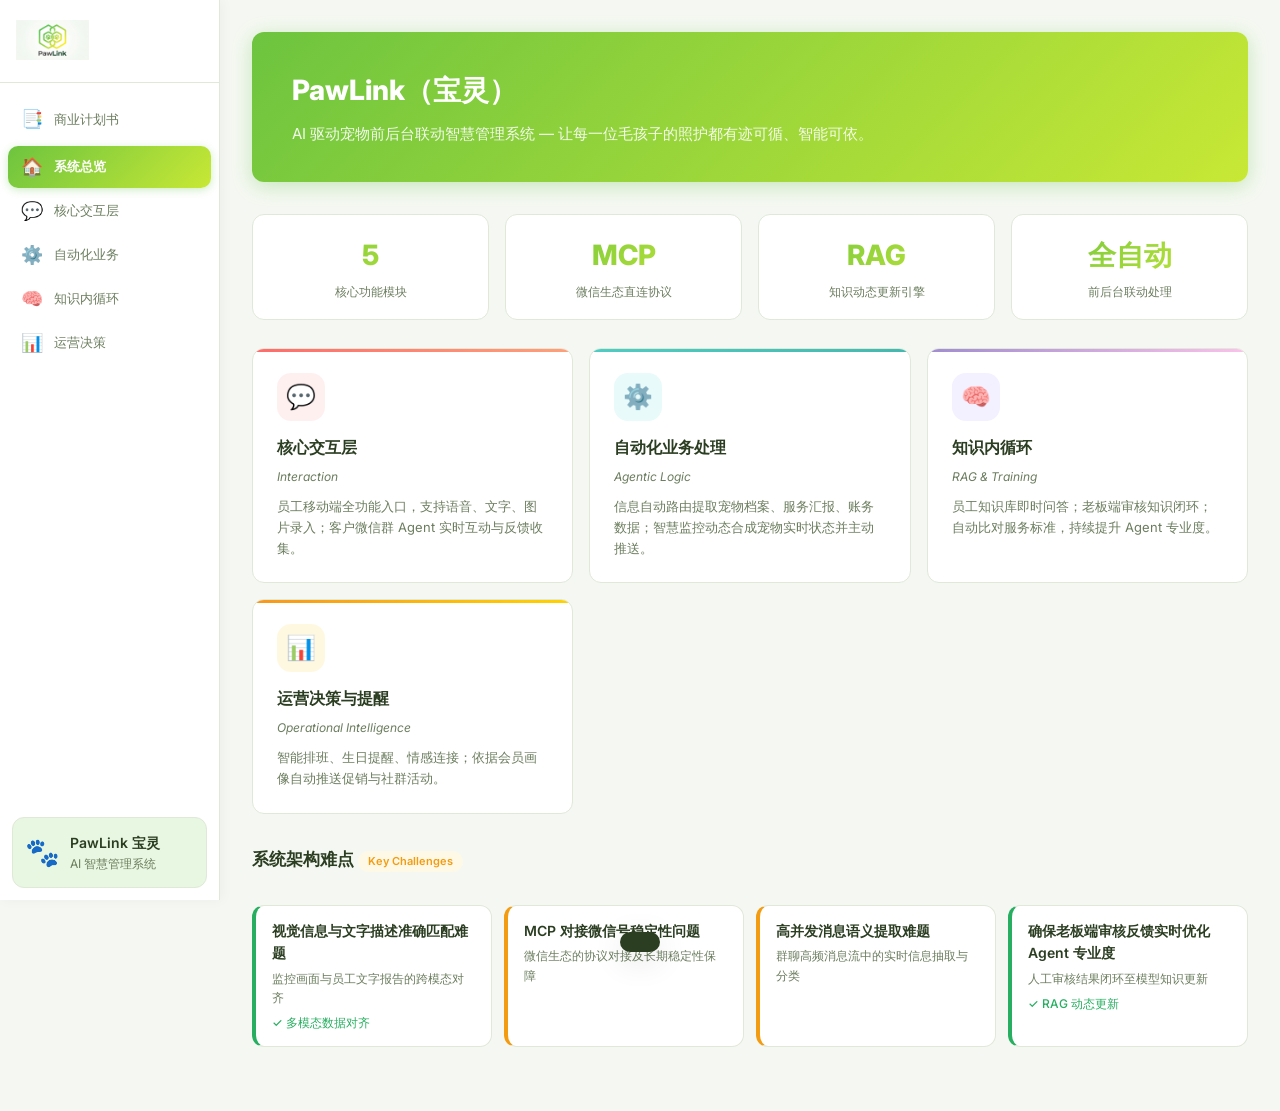
<file: index.html>
<!DOCTYPE html>
<html lang="zh-CN">
<head>
  <meta charset="UTF-8" />
  <meta name="viewport" content="width=device-width, initial-scale=1.0" />
  <title>PawLink · 宝灵 AI 智慧管理系统</title>
  <link rel="stylesheet" href="css/style.css" />
  <style>
    /* ===== Module-specific overrides ===== */
    .module-hero {
      background: var(--primary-gradient);
      border-radius: var(--radius);
      padding: 36px 40px;
      color: #fff;
      margin-bottom: 32px;
      box-shadow: 0 4px 20px rgba(91,191,58,0.3);
    }
    .module-hero h1 { font-size: 28px; font-weight: 800; margin-bottom: 8px; }
    .module-hero p { font-size: 15px; opacity: 0.9; max-width: 600px; line-height: 1.7; }

    .overview-grid {
      display: grid;
      grid-template-columns: repeat(auto-fill, minmax(280px, 1fr));
      gap: 16px;
      margin-bottom: 32px;
    }

    .module-card {
      background: var(--surface);
      border: 1px solid var(--border);
      border-radius: var(--radius);
      padding: 24px;
      transition: all 0.2s ease;
      cursor: pointer;
      position: relative;
      overflow: hidden;
    }
    .module-card::before {
      content: '';
      position: absolute;
      top: 0; left: 0; right: 0;
      height: 3px;
      transition: opacity 0.2s;
    }
    .module-card.coral::before { background: linear-gradient(90deg, #ff6b6b, #ffa07a); }
    .module-card.teal::before  { background: linear-gradient(90deg, #4ecdc4, #44b8b0); }
    .module-card.purple::before{ background: linear-gradient(90deg, #a18cd1, #fbc2eb); }
    .module-card.orange::before{ background: linear-gradient(90deg, #f7971e, #ffd200); }
    .module-card.green::before { background: var(--primary-gradient); }
    .module-card:hover { box-shadow: var(--shadow-lg); transform: translateY(-2px); border-color: var(--primary); }
    .module-card:hover::before { opacity: 1; }

    .module-card-icon {
      width: 48px; height: 48px;
      border-radius: 14px;
      display: flex; align-items: center; justify-content: center;
      font-size: 24px;
      margin-bottom: 14px;
    }
    .icon-coral   { background: #fff0f0; }
    .icon-teal    { background: #e8faf9; }
    .icon-purple  { background: #f3f0ff; }
    .icon-orange  { background: #fff8e1; }
    .icon-green   { background: var(--primary-light); }

    .module-card-title { font-size: 16px; font-weight: 700; margin-bottom: 6px; }
    .module-card-sub { font-size: 12px; color: var(--text-secondary); margin-bottom: 10px; font-style: italic; }
    .module-card-desc { font-size: 13px; color: var(--text-secondary); line-height: 1.6; }
    .module-card-arrow {
      position: absolute; bottom: 20px; right: 20px;
      color: var(--primary); font-size: 16px; font-weight: bold;
      opacity: 0; transition: opacity 0.2s;
    }
    .module-card:hover .module-card-arrow { opacity: 1; }

    /* Challenges badge */
    .challenge-grid {
      display: grid;
      grid-template-columns: repeat(auto-fill, minmax(240px, 1fr));
      gap: 12px;
    }
    .challenge-item {
      background: var(--surface);
      border: 1px solid var(--border);
      border-left: 4px solid var(--warning);
      border-radius: var(--radius);
      padding: 14px 16px;
    }
    .challenge-item.solved { border-left-color: var(--success); }
    .challenge-title { font-weight: 600; font-size: 14px; margin-bottom: 4px; }
    .challenge-solution {
      font-size: 12px;
      color: var(--success);
      font-weight: 500;
      margin-top: 6px;
      display: flex; align-items: center; gap: 4px;
    }
    .challenge-desc { font-size: 12px; color: var(--text-secondary); }

    /* Feature breakdown panels */
    .feature-panel {
      background: var(--surface);
      border: 1px solid var(--border);
      border-radius: var(--radius);
      overflow: hidden;
      margin-bottom: 16px;
    }
    .feature-panel-header {
      padding: 14px 20px;
      font-weight: 700;
      font-size: 15px;
      display: flex; align-items: center; gap: 10px;
      border-bottom: 1px solid var(--border);
      background: var(--bg);
    }
    .feature-panel-body { padding: 16px 20px; }

    .sub-feature {
      display: flex;
      flex-direction: column;
      gap: 8px;
      margin-bottom: 16px;
    }
    .sub-feature:last-child { margin-bottom: 0; }
    .sub-feature-title {
      font-weight: 600;
      font-size: 13px;
      color: var(--text);
      display: flex; align-items: center; gap: 6px;
    }
    .sub-feature-items {
      display: flex;
      flex-direction: column;
      gap: 4px;
      padding-left: 18px;
    }
    .sub-feature-item {
      font-size: 13px;
      color: var(--text-secondary);
      display: flex; align-items: flex-start; gap: 6px;
      line-height: 1.5;
    }
    .sub-feature-item::before {
      content: '·';
      color: var(--primary);
      font-weight: bold;
      flex-shrink: 0;
      margin-top: 1px;
    }

    .flow-arrow {
      display: inline-block;
      margin: 0 6px;
      color: var(--primary);
      font-weight: 600;
    }

    .tag-chip {
      display: inline-block;
      padding: 2px 10px;
      border-radius: 20px;
      font-size: 11px;
      font-weight: 600;
      background: var(--primary-light);
      color: var(--primary-dark);
    }
    .tag-chip.blue  { background: var(--info-light);    color: var(--info); }
    .tag-chip.warn  { background: var(--warning-light); color: var(--warning); }
    .tag-chip.red   { background: var(--danger-light);  color: var(--danger); }

    .two-col { display: grid; grid-template-columns: 1fr 1fr; gap: 16px; }
    @media (max-width: 900px) { .two-col { grid-template-columns: 1fr; } }

    .example-bubble {
      display: inline-block;
      background: var(--bg);
      border: 1px solid var(--border);
      border-radius: 12px;
      padding: 6px 12px;
      font-size: 12px;
      color: var(--text-secondary);
      margin-top: 4px;
      margin-right: 4px;
    }

    /* System overview stat row */
    .system-stats {
      display: flex; gap: 16px; flex-wrap: wrap; margin-bottom: 28px;
    }
    .system-stat {
      flex: 1; min-width: 120px;
      background: var(--surface);
      border: 1px solid var(--border);
      border-radius: var(--radius);
      padding: 18px 20px;
      text-align: center;
    }
    .system-stat-value {
      font-size: 28px; font-weight: 800;
      background: var(--primary-gradient);
      -webkit-background-clip: text;
      -webkit-text-fill-color: transparent;
      background-clip: text;
      display: block;
    }
    .system-stat-label { font-size: 12px; color: var(--text-secondary); margin-top: 4px; }
  </style>
</head>
<body>
  <!-- Sidebar -->
  <aside class="sidebar">
    <div class="sidebar-logo">
      <img src="images/logo.png" alt="PawLink" class="logo-img" />
    </div>
    <nav class="sidebar-nav">
      <a class="nav-item" href="pitch.html" style="text-decoration:none;">
        <span class="nav-icon">📑</span>
        <span class="nav-label">商业计划书</span>
      </a>
      <button class="nav-item active" data-tab="home" onclick="switchTab('home', this)">
        <span class="nav-icon">🏠</span>
        <span class="nav-label">系统总览</span>
      </button>
      <button class="nav-item" data-tab="interaction" onclick="switchTab('interaction', this)">
        <span class="nav-icon">💬</span>
        <span class="nav-label">核心交互层</span>
      </button>
      <button class="nav-item" data-tab="agentic" onclick="switchTab('agentic', this)">
        <span class="nav-icon">⚙️</span>
        <span class="nav-label">自动化业务</span>
      </button>
      <button class="nav-item" data-tab="rag" onclick="switchTab('rag', this)">
        <span class="nav-icon">🧠</span>
        <span class="nav-label">知识内循环</span>
      </button>
      <button class="nav-item" data-tab="operations" onclick="switchTab('operations', this)">
        <span class="nav-icon">📊</span>
        <span class="nav-label">运营决策</span>
      </button>
    </nav>
    <div class="sidebar-pet-card">
      <div class="pet-avatar">🐾</div>
      <div class="pet-info">
        <div class="pet-name">PawLink 宝灵</div>
        <div class="pet-meta">AI 智慧管理系统</div>
      </div>
    </div>
  </aside>

  <!-- Main Content -->
  <main class="main">

    <!-- ===== HOME TAB ===== -->
    <div class="tab-content active" id="tab-home">
      <div class="module-hero">
        <h1>PawLink（宝灵）</h1>
        <p>AI 驱动宠物前后台联动智慧管理系统 &mdash; 让每一位毛孩子的照护都有迹可循、智能可依。</p>
      </div>

      <div class="system-stats">
        <div class="system-stat">
          <span class="system-stat-value">5</span>
          <div class="system-stat-label">核心功能模块</div>
        </div>
        <div class="system-stat">
          <span class="system-stat-value">MCP</span>
          <div class="system-stat-label">微信生态直连协议</div>
        </div>
        <div class="system-stat">
          <span class="system-stat-value">RAG</span>
          <div class="system-stat-label">知识动态更新引擎</div>
        </div>
        <div class="system-stat">
          <span class="system-stat-value">全自动</span>
          <div class="system-stat-label">前后台联动处理</div>
        </div>
      </div>

      <div class="overview-grid">
        <div class="module-card coral" onclick="switchTab('interaction', null)">
          <div class="module-card-icon icon-coral">💬</div>
          <div class="module-card-title">核心交互层</div>
          <div class="module-card-sub">Interaction</div>
          <div class="module-card-desc">员工移动端全功能入口，支持语音、文字、图片录入；客户微信群 Agent 实时互动与反馈收集。</div>
          <div class="module-card-arrow">→</div>
        </div>
        <div class="module-card teal" onclick="switchTab('agentic', null)">
          <div class="module-card-icon icon-teal">⚙️</div>
          <div class="module-card-title">自动化业务处理</div>
          <div class="module-card-sub">Agentic Logic</div>
          <div class="module-card-desc">信息自动路由提取宠物档案、服务汇报、账务数据；智慧监控动态合成宠物实时状态并主动推送。</div>
          <div class="module-card-arrow">→</div>
        </div>
        <div class="module-card purple" onclick="switchTab('rag', null)">
          <div class="module-card-icon icon-purple">🧠</div>
          <div class="module-card-title">知识内循环</div>
          <div class="module-card-sub">RAG &amp; Training</div>
          <div class="module-card-desc">员工知识库即时问答；老板端审核知识闭环；自动比对服务标准，持续提升 Agent 专业度。</div>
          <div class="module-card-arrow">→</div>
        </div>
        <div class="module-card orange" onclick="switchTab('operations', null)">
          <div class="module-card-icon icon-orange">📊</div>
          <div class="module-card-title">运营决策与提醒</div>
          <div class="module-card-sub">Operational Intelligence</div>
          <div class="module-card-desc">智能排班、生日提醒、情感连接；依据会员画像自动推送促销与社群活动。</div>
          <div class="module-card-arrow">→</div>
        </div>
      </div>

      <!-- Key Challenges Section -->
      <div class="section">
        <div class="section-header">
          <h2>系统架构难点 <span class="tag-chip warn">Key Challenges</span></h2>
        </div>
        <div class="challenge-grid">
          <div class="challenge-item solved">
            <div class="challenge-title">视觉信息与文字描述准确匹配难题</div>
            <div class="challenge-desc">监控画面与员工文字报告的跨模态对齐</div>
            <div class="challenge-solution">✓ 多模态数据对齐</div>
          </div>
          <div class="challenge-item">
            <div class="challenge-title">MCP 对接微信号稳定性问题</div>
            <div class="challenge-desc">微信生态的协议对接及长期稳定性保障</div>
          </div>
          <div class="challenge-item">
            <div class="challenge-title">高并发消息语义提取难题</div>
            <div class="challenge-desc">群聊高频消息流中的实时信息抽取与分类</div>
          </div>
          <div class="challenge-item solved">
            <div class="challenge-title">确保老板端审核反馈实时优化 Agent 专业度</div>
            <div class="challenge-desc">人工审核结果闭环至模型知识更新</div>
            <div class="challenge-solution">✓ RAG 动态更新</div>
          </div>
        </div>
      </div>
    </div>

    <!-- ===== INTERACTION TAB ===== -->
    <div class="tab-content" id="tab-interaction">
      <div class="page-header">
        <h1>💬 核心交互层</h1>
        <p class="subtitle">Interaction &mdash; 员工端 · 任务看板 · 客户微信群</p>
      </div>

      <div class="two-col">
        <!-- 员工端 -->
        <div class="feature-panel">
          <div class="feature-panel-header">
            📱 员工端 <span class="tag-chip">Mobile APP</span>
          </div>
          <div class="feature-panel-body">
            <div class="sub-feature">
              <div class="sub-feature-title">全功能入口</div>
              <div class="sub-feature-items">
                <div class="sub-feature-item">支持语音录入</div>
                <div class="sub-feature-item">支持文字录入</div>
                <div class="sub-feature-item">支持图片录入</div>
              </div>
            </div>
            <div class="sub-feature">
              <div class="sub-feature-title">极简对话框</div>
              <div class="sub-feature-items">
                <div class="sub-feature-item">单一入口涵盖所有操作场景</div>
                <div class="sub-feature-item">口语化输入，无需填写表单</div>
              </div>
            </div>
          </div>
        </div>

        <!-- 任务看板 -->
        <div class="feature-panel">
          <div class="feature-panel-header">
            📋 任务看板
          </div>
          <div class="feature-panel-body">
            <div class="sub-feature">
              <div class="sub-feature-title">Agent 生成的每日工作排班</div>
              <div class="sub-feature-items">
                <div class="sub-feature-item">每日清晨自动下发当日工作清单</div>
                <div class="sub-feature-item">基于预约与排期智能生成任务</div>
                <div class="sub-feature-item">员工接收并执行，进度实时同步</div>
              </div>
            </div>
          </div>
        </div>

        <!-- 客户端 -->
        <div class="feature-panel" style="grid-column: 1 / -1;">
          <div class="feature-panel-header">
            💚 客户端 <span class="tag-chip blue">WeChat Groups</span>
          </div>
          <div class="feature-panel-body">
            <div class="two-col">
              <div class="sub-feature">
                <div class="sub-feature-title">Agent 微信助手</div>
                <div class="sub-feature-items">
                  <div class="sub-feature-item">通过 MCP 协议直连微信群</div>
                  <div class="sub-feature-item">模拟店员在群内发送宠物状态推送</div>
                  <div class="sub-feature-item">自然语言交互，无需人工介入</div>
                </div>
              </div>
              <div class="sub-feature">
                <div class="sub-feature-title">实时反馈</div>
                <div class="sub-feature-items">
                  <div class="sub-feature-item">自动收集群聊内客户需求</div>
                  <div class="sub-feature-item">需求回传至后台系统</div>
                  <div class="sub-feature-item">形成前后台需求闭环</div>
                </div>
              </div>
            </div>
          </div>
        </div>
      </div>
    </div>

    <!-- ===== AGENTIC TAB ===== -->
    <div class="tab-content" id="tab-agentic">
      <div class="page-header">
        <h1>⚙️ 自动化业务处理</h1>
        <p class="subtitle">Agentic Logic &mdash; 信息自动路由 · 寄养智慧监控</p>
      </div>

      <!-- 信息自动路由 -->
      <div class="section">
        <div class="section-header">
          <h2>信息自动路由 <span class="tag-chip">Auto-Routing</span></h2>
        </div>
        <div class="two-col">
          <div class="feature-panel">
            <div class="feature-panel-header">🐾 宠物信息录入</div>
            <div class="feature-panel-body">
              <div class="sub-feature-items">
                <div class="sub-feature-item">提取对话中的品种</div>
                <div class="sub-feature-item">提取年龄</div>
                <div class="sub-feature-item">提取疫苗史</div>
              </div>
            </div>
          </div>
          <div class="feature-panel">
            <div class="feature-panel-header">📝 服务汇报</div>
            <div class="feature-panel-body">
              <div class="sub-feature-items">
                <div class="sub-feature-item">提取洗澡当日总结</div>
                <div class="sub-feature-item">提取寄养排泄情况</div>
                <div class="sub-feature-item">提取寄养进食情况</div>
              </div>
            </div>
          </div>
          <div class="feature-panel" style="grid-column: 1 / -1;">
            <div class="feature-panel-header">💰 账务管理</div>
            <div class="feature-panel-body">
              <div class="sub-feature-items">
                <div class="sub-feature-item">识别消费金额</div>
                <div class="sub-feature-item">自动触发会员等级积累</div>
              </div>
            </div>
          </div>
        </div>
      </div>

      <!-- 寄养智慧监控 -->
      <div class="section">
        <div class="section-header">
          <h2>寄养智慧监控</h2>
        </div>
        <div class="two-col">
          <div class="feature-panel">
            <div class="feature-panel-header">📹 监控接入</div>
            <div class="feature-panel-body">
              <div class="sub-feature-items">
                <div class="sub-feature-item">联网分析视频流</div>
                <div class="sub-feature-item">识别宠物活跃状态</div>
              </div>
            </div>
          </div>
          <div class="feature-panel">
            <div class="feature-panel-header">🎬 动态合成</div>
            <div class="feature-panel-body">
              <div class="sub-feature-items">
                <div class="sub-feature-item">结合监控画面</div>
                <div class="sub-feature-item">结合员工文字报告</div>
                <div class="sub-feature-item">生成宠物动态行为分析</div>
              </div>
            </div>
          </div>
          <div class="feature-panel" style="grid-column: 1 / -1;">
            <div class="feature-panel-header">📤 主动推送</div>
            <div class="feature-panel-body">
              <div class="sub-feature">
                <div class="sub-feature-title">在微信群内实时同步宠物状态</div>
                <div style="margin-top: 8px;">
                  <span class="example-bubble">宝宝刚喝了水</span>
                  <span class="example-bubble">宝宝正在玩耍</span>
                </div>
              </div>
            </div>
          </div>
        </div>
      </div>
    </div>

    <!-- ===== RAG TAB ===== -->
    <div class="tab-content" id="tab-rag">
      <div class="page-header">
        <h1>🧠 知识内循环</h1>
        <p class="subtitle">RAG &amp; Training &mdash; 员工知识库 · 知识闭环 · 服务标准监控</p>
      </div>

      <div class="feature-panel">
        <div class="feature-panel-header">
          📚 员工知识库 <span class="tag-chip">Internal RAG</span>
        </div>
        <div class="feature-panel-body">
          <div class="sub-feature">
            <div class="sub-feature-title">即时问答</div>
            <div class="sub-feature-items">
              <div class="sub-feature-item">员工在对话框输入专业问题</div>
              <div class="sub-feature-item">系统即时检索知识库给出回答</div>
            </div>
            <div style="margin-top: 8px;">
              <span class="example-bubble">例：幼犬洗澡注意事项</span>
            </div>
          </div>

          <div class="sub-feature" style="margin-top: 16px;">
            <div class="sub-feature-title">知识闭环</div>
            <div class="sub-feature-items">
              <div class="sub-feature-item">老板端审核无法解答的问题</div>
              <div class="sub-feature-item">手动并入知识库</div>
              <div class="sub-feature-item">自动并入知识库（RAG 动态更新）</div>
            </div>
          </div>
        </div>
      </div>

      <div class="feature-panel" style="margin-top: 16px;">
        <div class="feature-panel-header">
          📏 服务标准监控
        </div>
        <div class="feature-panel-body">
          <div class="sub-feature">
            <div class="sub-feature-title">自动比对员工工作总结与标准流程的契合度</div>
            <div class="sub-feature-items">
              <div class="sub-feature-item">持续评估员工执行质量</div>
              <div class="sub-feature-item">偏差自动触发知识推送与复训</div>
              <div class="sub-feature-item">老板端实时看到各员工的服务达标率</div>
            </div>
          </div>
        </div>
      </div>
    </div>

    <!-- ===== OPERATIONS TAB ===== -->
    <div class="tab-content" id="tab-operations">
      <div class="page-header">
        <h1>📊 运营决策与提醒</h1>
        <p class="subtitle">Operational Intelligence &mdash; 预定排期 · 生日提醒 · 情感连接</p>
      </div>

      <!-- 预定与排期 -->
      <div class="section">
        <div class="section-header">
          <h2>预定与排期</h2>
        </div>
        <div class="two-col">
          <div class="feature-panel">
            <div class="feature-panel-header">📅 预定解析</div>
            <div class="feature-panel-body">
              <div class="sub-feature-items">
                <div class="sub-feature-item">后台接收微信群预约信息</div>
                <div class="sub-feature-item">后台接收对话框预约信息</div>
                <div class="sub-feature-item">AI 自动解析预约时间与服务需求</div>
              </div>
            </div>
          </div>
          <div class="feature-panel">
            <div class="feature-panel-header">🗓️ 智能排班</div>
            <div class="feature-panel-body">
              <div class="sub-feature-items">
                <div class="sub-feature-item">自动计算工时</div>
                <div class="sub-feature-item">每日清晨下发当日工作清单</div>
                <div class="sub-feature-item">员工任务分配最优化</div>
              </div>
            </div>
          </div>
        </div>
      </div>

      <!-- 生日提醒 -->
      <div class="section">
        <div class="section-header">
          <h2>生日提醒</h2>
        </div>
        <div class="feature-panel">
          <div class="feature-panel-body">
            <div class="sub-feature-items">
              <div class="sub-feature-item">自动检索数据库，识别即将到来的宠物生日</div>
              <div class="sub-feature-item">生成个性化文案，通过微信群发送祝福</div>
            </div>
          </div>
        </div>
      </div>

      <!-- 情感连接 -->
      <div class="section">
        <div class="section-header">
          <h2>情感连接</h2>
        </div>
        <div class="two-col">
          <div class="feature-panel">
            <div class="feature-panel-header">🎁 活动管理</div>
            <div class="feature-panel-body">
              <div class="sub-feature">
                <div class="sub-feature-title">根据会员画像自动推送</div>
                <div class="sub-feature-items">
                  <div class="sub-feature-item">促销活动精准触达</div>
                  <div class="sub-feature-item">社群活动定向邀约</div>
                </div>
              </div>
            </div>
          </div>
          <div class="feature-panel">
            <div class="feature-panel-header">👤 会员画像</div>
            <div class="feature-panel-body">
              <div class="sub-feature-items">
                <div class="sub-feature-item">整合消费记录、宠物偏好、互动频率</div>
                <div class="sub-feature-item">动态更新，支持精准营销决策</div>
              </div>
            </div>
          </div>
        </div>
      </div>
    </div>

  </main>

  <!-- Toast notification -->
  <div class="toast" id="toast"></div>

  <script>
    function switchTab(tabId, btn) {
      document.querySelectorAll('.tab-content').forEach(t => t.classList.remove('active'));
      document.querySelectorAll('.nav-item').forEach(n => n.classList.remove('active'));
      document.getElementById('tab-' + tabId).classList.add('active');
      if (btn) {
        btn.classList.add('active');
      } else {
        const match = document.querySelector(`[data-tab="${tabId}"]`);
        if (match) match.classList.add('active');
      }
    }
  </script>
</body>
</html>
</file>
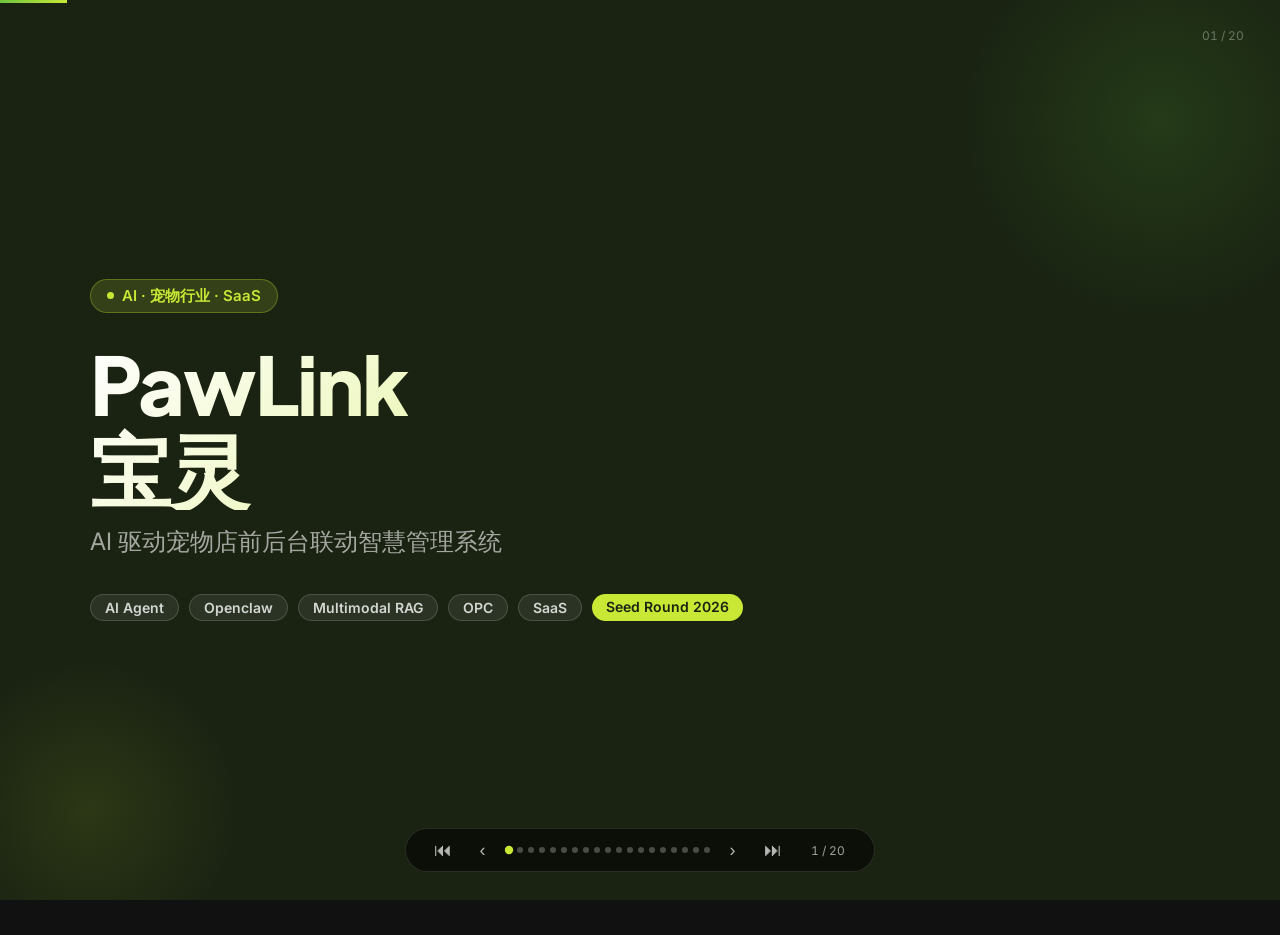
<file: pitch.html>
<!DOCTYPE html>
<html lang="zh-CN">
<head>
  <meta charset="UTF-8" />
  <meta name="viewport" content="width=device-width, initial-scale=1.0" />
  <title>PawLink 宝灵 · Pitch Deck</title>
  <style>
    @import url('https://fonts.googleapis.com/css2?family=Inter:wght@300;400;500;600;700;800;900&family=Plus+Jakarta+Sans:wght@400;500;600;700;800&display=swap');

    :root {
      --green:   #5BBF3A;
      --green2:  #6DC43F;
      --lime:    #C8E835;
      --grad:    linear-gradient(135deg, #6DC43F, #C8E835);
      --grad-v:  linear-gradient(180deg, #6DC43F, #C8E835);
      --dark:    #1a2312;
      --ink:     #2c3e22;
      --muted:   #6b7d5e;
      --border:  #d8e8cc;
      --bg:      #F5F8F2;
      --white:   #ffffff;
      --red:     #e74c3c;
      --orange:  #f39c12;
      --blue:    #3498db;
      --teal:    #1abc9c;
      --purple:  #9b59b6;
    }
    *, *::before, *::after { box-sizing: border-box; margin: 0; padding: 0; }

    html, body {
      height: 100%;
      font-family: 'Inter', 'Plus Jakarta Sans', -apple-system, BlinkMacSystemFont, 'PingFang SC', 'Noto Sans SC', sans-serif;
      -webkit-font-smoothing: antialiased;
      -moz-osx-font-smoothing: grayscale;
      font-feature-settings: 'kern' 1, 'liga' 1, 'calt' 1;
      background: #111;
      overflow: hidden;
    }

    /* ── Slide Container ── */
    #deck {
      width: 100vw;
      height: 100vh;
      position: relative;
    }

    .slide {
      position: absolute;
      inset: 0;
      display: flex;
      flex-direction: column;
      justify-content: center;
      align-items: center;
      padding: 60px 80px;
      opacity: 0;
      pointer-events: none;
      transition: opacity 0.4s ease, transform 0.4s ease;
      transform: translateY(20px);
      overflow: hidden;
    }
    .slide.active {
      opacity: 1;
      pointer-events: all;
      transform: translateY(0);
    }

    /* ── Slide themes ── */
    .slide-dark    { background: var(--dark); color: #fff; }
    .slide-white   { background: var(--white); color: var(--ink); }
    .slide-green   { background: var(--grad); color: var(--dark); }
    .slide-bg      { background: var(--bg); color: var(--ink); }
    .slide-ink     { background: #1e2d14; color: #fff; }

    /* ── Nav ── */
    #nav {
      position: fixed;
      bottom: 28px;
      left: 50%;
      transform: translateX(-50%);
      display: flex;
      align-items: center;
      gap: 12px;
      z-index: 999;
      background: rgba(0,0,0,0.55);
      backdrop-filter: blur(8px);
      padding: 8px 20px;
      border-radius: 40px;
      border: 1px solid rgba(255,255,255,0.12);
    }

    .nav-btn {
      background: none;
      border: none;
      color: rgba(255,255,255,0.7);
      font-size: 18px;
      cursor: pointer;
      padding: 4px 8px;
      border-radius: 6px;
      transition: color 0.15s, background 0.15s;
      line-height: 1;
    }
    .nav-btn:hover { color: #fff; background: rgba(255,255,255,0.1); }

    #slide-counter {
      font-size: 12px;
      color: rgba(255,255,255,0.6);
      min-width: 52px;
      text-align: center;
      font-variant-numeric: tabular-nums;
    }

    .dots {
      display: flex; gap: 5px; align-items: center;
    }
    .dot {
      width: 6px; height: 6px;
      border-radius: 50%;
      background: rgba(255,255,255,0.25);
      transition: background 0.2s, transform 0.2s;
      cursor: pointer;
    }
    .dot.active {
      background: var(--lime);
      transform: scale(1.4);
    }

    /* ── Slide number badge ── */
    .slide-num {
      position: absolute;
      top: 28px; right: 36px;
      font-size: 12px;
      opacity: 0.35;
      font-variant-numeric: tabular-nums;
    }
    .slide-dark .slide-num, .slide-ink .slide-num { color: #fff; }
    .slide-white .slide-num, .slide-bg .slide-num, .slide-green .slide-num { color: var(--ink); }

    /* ── Logo badge ── */
    .logo-badge {
      position: absolute;
      top: 28px; left: 36px;
      display: flex; align-items: center; gap: 8px;
    }
    .logo-badge img { height: 28px; }

    /* ─────────────────────────────────────────
       TYPOGRAPHY
    ───────────────────────────────────────── */
    .hero-title {
      font-size: clamp(42px, 6.3vw, 84px);
      font-weight: 900;
      line-height: 1.05;
      letter-spacing: -2px;
      font-family: 'Plus Jakarta Sans', 'Inter', 'PingFang SC', sans-serif;
    }
    .grad-text {
      background: var(--grad);
      -webkit-background-clip: text;
      -webkit-text-fill-color: transparent;
      background-clip: text;
    }
    .white-grad-text {
      background: linear-gradient(135deg, #fff, var(--lime));
      -webkit-background-clip: text;
      -webkit-text-fill-color: transparent;
      background-clip: text;
    }

    .section-eyebrow {
      font-size: 13px;
      font-weight: 700;
      letter-spacing: 3px;
      text-transform: uppercase;
      opacity: 0.55;
      margin-bottom: 12px;
    }

    h1.slide-h { font-size: clamp(30px, 3.8vw, 52px); font-weight: 800; line-height: 1.1; margin-bottom: 20px; letter-spacing: -0.8px; font-family: 'Plus Jakarta Sans', 'Inter', 'PingFang SC', sans-serif; }
    h2.slide-h { font-size: clamp(24px, 3.1vw, 40px); font-weight: 800; line-height: 1.15; margin-bottom: 16px; letter-spacing: -0.5px; font-family: 'Plus Jakarta Sans', 'Inter', 'PingFang SC', sans-serif; }
    p.lead     { font-size: clamp(16px, 1.7vw, 20px); line-height: 1.7; opacity: 0.8; max-width: 720px; }

    /* ─────────────────────────────────────────
       LAYOUT HELPERS
    ───────────────────────────────────────── */
    .slide-inner {
      width: 100%;
      max-width: 1100px;
    }

    .cols-2 { display: grid; grid-template-columns: 1fr 1fr; gap: 24px; }
    .cols-3 { display: grid; grid-template-columns: 1fr 1fr 1fr; gap: 20px; }
    .cols-4 { display: grid; grid-template-columns: repeat(4, 1fr); gap: 16px; }

    /* ─────────────────────────────────────────
       CARD COMPONENTS
    ───────────────────────────────────────── */
    .card {
      background: var(--white);
      border: 1px solid var(--border);
      border-radius: 14px;
      padding: 22px 24px;
    }
    .card-dark {
      background: rgba(255,255,255,0.07);
      border: 1px solid rgba(255,255,255,0.12);
      border-radius: 14px;
      padding: 22px 24px;
    }
    .card-green {
      background: rgba(91,191,58,0.12);
      border: 1px solid rgba(91,191,58,0.3);
      border-radius: 14px;
      padding: 22px 24px;
    }

    .card-icon {
      font-size: 28px;
      margin-bottom: 10px;
      display: block;
    }
    .card-title { font-size: 17px; font-weight: 700; margin-bottom: 6px; }
    .card-body  { font-size: 15px; line-height: 1.6; opacity: 0.75; }

    /* ─────────────────────────────────────────
       STAT BLOCKS
    ───────────────────────────────────────── */
    .stat-block { text-align: center; }
    .stat-num {
      font-size: clamp(38px, 5.3vw, 68px);
      font-weight: 900;
      line-height: 1;
      display: block;
    }
    .stat-label { font-size: 15px; opacity: 0.65; margin-top: 6px; }

    /* ─────────────────────────────────────────
       PILL / TAG
    ───────────────────────────────────────── */
    .pill {
      display: inline-block;
      padding: 4px 14px;
      border-radius: 20px;
      font-size: 14px;
      font-weight: 600;
    }
    .pill-green  { background: rgba(91,191,58,0.15); color: var(--green); border: 1px solid rgba(91,191,58,0.3); }
    .pill-dark   { background: rgba(255,255,255,0.08); color: rgba(255,255,255,0.8); border: 1px solid rgba(255,255,255,0.15); }
    .pill-lime   { background: var(--lime); color: var(--dark); }
    .pill-red    { background: rgba(231,76,60,0.12); color: var(--red); border: 1px solid rgba(231,76,60,0.25); }
    .pill-orange { background: rgba(243,156,18,0.12); color: var(--orange); border: 1px solid rgba(243,156,18,0.25); }
    .pill-blue   { background: rgba(52,152,219,0.12); color: var(--blue); border: 1px solid rgba(52,152,219,0.25); }

    /* ─────────────────────────────────────────
       BULLET LIST
    ───────────────────────────────────────── */
    .blist { list-style: none; display: flex; flex-direction: column; gap: 8px; }
    .blist li {
      display: flex; gap: 10px; align-items: flex-start;
      font-size: 16px; line-height: 1.5;
    }
    .blist li::before {
      content: '▸';
      color: var(--green);
      font-size: 14px;
      margin-top: 2px;
      flex-shrink: 0;
    }
    .blist-white li::before { color: var(--lime); }

    /* ─────────────────────────────────────────
       DIVIDER LINE
    ───────────────────────────────────────── */
    .divider {
      width: 48px; height: 4px;
      background: var(--grad);
      border-radius: 2px;
      margin: 16px 0;
    }

    /* ─────────────────────────────────────────
       PROGRESS BAR
    ───────────────────────────────────────── */
    .progress-bar {
      height: 8px;
      background: rgba(91,191,58,0.15);
      border-radius: 4px;
      overflow: hidden;
      margin-top: 8px;
    }
    .progress-fill {
      height: 100%;
      background: var(--grad);
      border-radius: 4px;
      transition: width 0.8s ease;
    }

    /* ─────────────────────────────────────────
       TABLE
    ───────────────────────────────────────── */
    .comp-table { width: 100%; border-collapse: collapse; font-size: 15px; }
    .comp-table th {
      background: var(--grad);
      color: var(--dark);
      padding: 10px 14px;
      font-weight: 700;
      text-align: center;
    }
    .comp-table th:first-child { border-radius: 10px 0 0 0; text-align: left; }
    .comp-table th:last-child  { border-radius: 0 10px 0 0; }
    .comp-table td {
      padding: 10px 14px;
      border-bottom: 1px solid var(--border);
      text-align: center;
      color: var(--ink);
    }
    .comp-table td:first-child { text-align: left; font-weight: 600; }
    .comp-table tr:nth-child(even) td { background: var(--bg); }
    .comp-table tr.highlight-row td { background: rgba(91,191,58,0.08); font-weight: 600; }
    .check { color: var(--green); font-size: 16px; font-weight: 700; }
    .cross { color: #ccc; font-size: 16px; }
    .partial { color: var(--orange); font-size: 14px; }

    /* ─────────────────────────────────────────
       TIMELINE
    ───────────────────────────────────────── */
    .timeline { display: flex; gap: 0; width: 100%; }
    .tl-item {
      flex: 1;
      padding: 16px 18px;
      border-top: 3px solid var(--border);
      position: relative;
    }
    .tl-item.done  { border-top-color: var(--green); }
    .tl-item.now   { border-top-color: var(--lime); }
    .tl-item.next  { border-top-color: var(--border); }
    .tl-dot {
      width: 12px; height: 12px;
      border-radius: 50%;
      position: absolute;
      top: -7px; left: 18px;
    }
    .done .tl-dot  { background: var(--green); }
    .now  .tl-dot  { background: var(--lime); box-shadow: 0 0 0 4px rgba(200,232,53,0.3); }
    .next .tl-dot  { background: var(--border); }
    .tl-phase { font-size: 13px; font-weight: 700; letter-spacing: 1px; text-transform: uppercase; opacity: 0.5; margin-bottom: 6px; margin-top: 4px; }
    .tl-title { font-size: 16px; font-weight: 700; margin-bottom: 4px; }
    .tl-desc  { font-size: 14px; opacity: 0.65; line-height: 1.5; }

    /* ─────────────────────────────────────────
       FUNNEL / MARKET VISUAL
    ───────────────────────────────────────── */
    .market-funnel {
      display: flex;
      flex-direction: column;
      align-items: center;
      gap: 8px;
      width: 100%;
    }
    .funnel-row {
      border-radius: 8px;
      padding: 14px 24px;
      display: flex;
      justify-content: space-between;
      align-items: center;
      color: white;
      font-weight: 700;
    }
    .funnel-tam { width: 100%; background: rgba(91,191,58,0.25); border: 1.5px solid rgba(91,191,58,0.4); color: var(--ink); }
    .funnel-sam { width: 75%;  background: rgba(91,191,58,0.45); border: 1.5px solid rgba(91,191,58,0.6); color: var(--ink); }
    .funnel-som { width: 50%;  background: var(--green);          color: #fff; }
    .funnel-label { font-size: 15px; }
    .funnel-value { font-size: 20px; }

    .market-chart {
      width: 100%;
      padding: 20px;
      border-radius: 20px;
      background: rgba(91,191,58,0.08);
      border: 1px solid rgba(91,191,58,0.2);
      display: flex;
      flex-direction: column;
      gap: 16px;
    }
    .market-chart img {
      width: 100%;
      height: auto;
      border-radius: 18px;
      object-fit: contain;
    }
    .market-chart-header {
      font-size: 15px;
      font-weight: 700;
      color: var(--ink);
      line-height: 1.4;
    }
    .market-chart-caption {
      font-size: 14px;
      color: var(--muted);
      line-height: 1.6;
      opacity: 0.9;
    }
    .market-chart-bars {
      display: grid;
      grid-template-columns: repeat(11, minmax(18px, 1fr));
      align-items: end;
      gap: 8px;
      height: 215px;
      padding-bottom: 8px;
    }
    .market-bar {
      display: flex;
      flex-direction: column;
      justify-content: flex-end;
      align-items: center;
      gap: 6px;
      min-width: 18px;
    }
    .market-bar-fill {
      width: 100%;
      border-radius: 14px 14px 0 0;
      background: linear-gradient(180deg, #35a2ff 0%, #1270cc 100%);
      min-height: 12px;
      transition: height 0.4s ease;
    }
    .market-bar-label {
      font-size: 12px;
      color: var(--muted);
      text-align: center;
      line-height: 1.2;
    }
    .market-bar-value {
      font-size: 13px;
      color: var(--ink);
      opacity: 0.85;
      white-space: nowrap;
    }

    /* ─────────────────────────────────────────
       PRICING TIERS
    ───────────────────────────────────────── */
    .pricing-card {
      background: var(--white);
      border: 1.5px solid var(--border);
      border-radius: 16px;
      padding: 28px 24px;
      display: flex;
      flex-direction: column;
      gap: 12px;
      position: relative;
      overflow: hidden;
    }
    .pricing-card.featured {
      border-color: var(--green);
      box-shadow: 0 0 0 4px rgba(91,191,58,0.12);
    }
    .pricing-card.featured::before {
      content: '推荐';
      position: absolute; top: 0; right: 0;
      background: var(--grad);
      color: var(--dark);
      font-size: 11px; font-weight: 700;
      padding: 4px 14px;
      border-radius: 0 16px 0 12px;
    }
    .pricing-tier { font-size: 13px; font-weight: 700; letter-spacing: 2px; text-transform: uppercase; color: var(--muted); }
    .pricing-price { font-size: 34px; font-weight: 900; color: var(--ink); line-height: 1; }
    .pricing-price span { font-size: 16px; font-weight: 500; color: var(--muted); }
    .pricing-features { list-style: none; display: flex; flex-direction: column; gap: 7px; }
    .pricing-features li { font-size: 15px; color: var(--ink); display: flex; gap: 8px; align-items: center; }
    .pricing-features li::before { content: '✓'; color: var(--green); font-weight: 700; flex-shrink: 0; }

    /* ─────────────────────────────────────────
       FINANCIAL TABLE
    ───────────────────────────────────────── */
    .fin-table { width: 100%; border-collapse: collapse; font-size: 16px; }
    .fin-table th {
      padding: 10px 16px;
      background: rgba(91,191,58,0.1);
      border-bottom: 2px solid var(--border);
      font-weight: 700; color: var(--ink);
      text-align: right;
    }
    .fin-table th:first-child { text-align: left; }
    .fin-table td {
      padding: 10px 16px;
      border-bottom: 1px solid var(--border);
      text-align: right;
      color: var(--ink);
    }
    .fin-table td:first-child { text-align: left; font-weight: 600; }
    .fin-table tr.total td { font-weight: 800; background: rgba(91,191,58,0.06); border-top: 2px solid var(--border); }
    .fin-green { color: var(--green); font-weight: 700; }
    .fin-red   { color: var(--red); }

    /* ─────────────────────────────────────────
       TEAM CARDS
    ───────────────────────────────────────── */
    .team-card {
      background: var(--bg);
      border: 1px solid var(--border);
      border-radius: 14px;
      padding: 24px;
      text-align: center;
    }
    .team-avatar {
      width: 64px; height: 64px;
      border-radius: 50%;
      background: var(--grad);
      margin: 0 auto 12px;
      display: flex; align-items: center; justify-content: center;
      font-size: 28px;
    }
    .team-name  { font-size: 18px; font-weight: 700; margin-bottom: 4px; }
    .team-role  { font-size: 14px; font-weight: 600; color: var(--green); margin-bottom: 8px; }
    .team-bio   { font-size: 14px; color: var(--muted); line-height: 1.6; }

    /* ─────────────────────────────────────────
       MOAT ITEMS
    ───────────────────────────────────────── */
    .moat-item {
      display: flex;
      gap: 16px;
      align-items: flex-start;
      padding: 16px 0;
      border-bottom: 1px solid rgba(255,255,255,0.08);
    }
    .moat-item:last-child { border-bottom: none; }
    .moat-icon {
      width: 40px; height: 40px; flex-shrink: 0;
      border-radius: 10px;
      background: rgba(200,232,53,0.15);
      display: flex; align-items: center; justify-content: center;
      font-size: 20px;
    }
    .moat-title { font-size: 17px; font-weight: 700; margin-bottom: 3px; }
    .moat-desc  { font-size: 15px; opacity: 0.7; line-height: 1.5; }

    /* ─────────────────────────────────────────
       ASK CARD
    ───────────────────────────────────────── */
    .ask-box {
      background: rgba(200,232,53,0.1);
      border: 2px solid var(--lime);
      border-radius: 20px;
      padding: 36px 48px;
      text-align: center;
    }
    .ask-amount {
      font-size: clamp(48px, 7vw, 96px);
      font-weight: 900;
      line-height: 1;
    }

    /* ─────────────────────────────────────────
       COVER SPECIFIC
    ───────────────────────────────────────── */
    .cover-tag {
      display: inline-flex;
      align-items: center;
      gap: 8px;
      background: rgba(200,232,53,0.15);
      border: 1px solid rgba(200,232,53,0.3);
      padding: 6px 16px;
      border-radius: 20px;
      font-size: 15px;
      font-weight: 600;
      color: var(--lime);
      margin-bottom: 28px;
    }
    .cover-tag::before { content: ''; width: 7px; height: 7px; background: var(--lime); border-radius: 50%; animation: pulse 1.5s infinite; }
    @keyframes pulse { 0%,100%{opacity:1;transform:scale(1)} 50%{opacity:0.5;transform:scale(1.3)} }

    .cover-subtitle {
      font-size: clamp(18px, 2vw, 24px);
      opacity: 0.6;
      margin: 16px 0 36px;
      font-weight: 400;
    }

    .cover-pills { display: flex; gap: 10px; flex-wrap: wrap; }

    /* ─────────────────────────────────────────
       AGENDA
    ───────────────────────────────────────── */
    .agenda-list {
      display: grid;
      grid-template-columns: 1fr 1fr;
      gap: 12px;
      width: 100%;
    }
    .agenda-item {
      display: flex;
      align-items: center;
      gap: 14px;
      padding: 14px 18px;
      background: var(--bg);
      border: 1px solid var(--border);
      border-radius: 10px;
      cursor: pointer;
      transition: all 0.15s;
    }
    .agenda-item:hover { border-color: var(--green); background: rgba(91,191,58,0.06); }
    .agenda-num {
      width: 28px; height: 28px;
      border-radius: 50%;
      background: var(--grad);
      color: var(--dark);
      font-size: 12px;
      font-weight: 800;
      display: flex; align-items: center; justify-content: center;
      flex-shrink: 0;
    }
    .agenda-text { font-size: 16px; font-weight: 600; color: var(--ink); }
    .agenda-sub  { font-size: 13px; color: var(--muted); }

    /* ─────────────────────────────────────────
       PROBLEM PAIN CARDS
    ───────────────────────────────────────── */
    .pain-card {
      background: var(--white);
      border: 1px solid var(--border);
      border-left: 4px solid var(--red);
      border-radius: 10px;
      padding: 18px 20px;
    }
    .pain-title { font-size: 17px; font-weight: 700; margin-bottom: 6px; color: var(--ink); }
    .pain-body  { font-size: 15px; color: var(--muted); line-height: 1.6; }

    /* ─────────────────────────────────────────
       SECTION DIVIDER SLIDE
    ───────────────────────────────────────── */
    .section-num {
      font-size: clamp(100px, 16vw, 180px);
      font-weight: 900;
      line-height: 0.85;
      opacity: 0.12;
      position: absolute;
      right: 60px;
      bottom: 40px;
      color: #fff;
      font-variant-numeric: tabular-nums;
    }
    .section-title {
      font-size: clamp(34px, 5.3vw, 68px);
      font-weight: 900;
      color: #fff;
    }
    .section-sub {
      font-size: 20px;
      opacity: 0.65;
      color: #fff;
      margin-top: 12px;
    }

    /* ─────────────────────────────────────────
       PROGRESS INDICATOR (top bar)
    ───────────────────────────────────────── */
    #progress-top {
      position: fixed;
      top: 0; left: 0;
      height: 3px;
      background: var(--grad);
      transition: width 0.3s ease;
      z-index: 9999;
    }

    /* ─────────────────────────────────────────
       SLIDE 14 — GTM PHASES
    ───────────────────────────────────────── */
    .gtm-phase {
      display: flex;
      gap: 16px;
      align-items: flex-start;
      padding: 16px 20px;
      border-radius: 12px;
      background: var(--bg);
      border: 1px solid var(--border);
    }
    .gtm-phase-num {
      width: 36px; height: 36px; flex-shrink: 0;
      border-radius: 50%;
      background: var(--grad);
      color: var(--dark);
      font-size: 14px; font-weight: 800;
      display: flex; align-items: center; justify-content: center;
    }
    .gtm-phase-title { font-size: 16px; font-weight: 700; margin-bottom: 4px; }
    .gtm-phase-desc  { font-size: 14px; color: var(--muted); line-height: 1.5; }

    /* ─────────────────────────────────────────
       LTV / CAC
    ───────────────────────────────────────── */
    .unit-econ {
      background: var(--white);
      border: 1px solid var(--border);
      border-radius: 14px;
      padding: 24px;
    }
    .unit-ratio {
      font-size: clamp(30px, 4.3vw, 52px);
      font-weight: 900;
      margin-bottom: 4px;
    }

    /* Footnote */
    .footnote {
      position: absolute;
      bottom: 24px;
      left: 80px;
      right: 80px;
      font-size: 13px;
      opacity: 0.35;
      text-align: center;
    }
  </style>
</head>
<body>

<div id="progress-top"></div>

<div id="deck">

  <!-- ─── SLIDE 1: COVER ─── -->
  <section class="slide slide-dark active" id="s1">
    <div class="slide-num">01 / 20</div>
    <div class="slide-inner" style="align-self:center;">
      <div class="cover-tag">AI · 宠物行业 · SaaS</div>
      <div class="hero-title white-grad-text">PawLink<br>宝灵</div>
      <div class="cover-subtitle">AI 驱动宠物店前后台联动智慧管理系统</div>
      <div class="cover-pills">
        <span class="pill pill-dark">AI Agent</span>
        <span class="pill pill-dark">Openclaw</span>
        <span class="pill pill-dark">Multimodal RAG</span>
        <span class="pill pill-dark">OPC</span>
        <span class="pill pill-dark">SaaS</span>
        <span class="pill pill-lime">Seed Round 2026</span>
      </div>
    </div>
    <!-- decorative circles -->
    <div style="position:absolute;right:-80px;top:-80px;width:400px;height:400px;border-radius:50%;background:radial-gradient(circle,rgba(91,191,58,0.15),transparent 70%);pointer-events:none;"></div>
    <div style="position:absolute;left:-60px;bottom:-60px;width:300px;height:300px;border-radius:50%;background:radial-gradient(circle,rgba(200,232,53,0.1),transparent 70%);pointer-events:none;"></div>
  </section>

  <!-- ─── SLIDE 2: AGENDA ─── -->
  <section class="slide slide-white" id="s2">
    <div class="slide-num">02 / 20</div>
    <div class="slide-inner">
      <div class="section-eyebrow">Contents</div>
      <h1 class="slide-h">目录</h1>
      <div class="divider"></div>
      <div class="agenda-list" style="margin-top:24px;">
        <div class="agenda-item"><div class="agenda-num">1</div><div><div class="agenda-text">市场规模</div><div class="agenda-sub">猫经济· 火热市场</div></div></div>
        <div class="agenda-item"><div class="agenda-num">2</div><div><div class="agenda-text">品牌前身</div><div class="agenda-sub">头部品牌· 全国连锁</div></div></div>
        <div class="agenda-item"><div class="agenda-num">3</div><div><div class="agenda-text">问题和机遇</div><div class="agenda-sub">行业痛点 · 市场时机</div></div></div>
        <div class="agenda-item"><div class="agenda-num">4</div><div><div class="agenda-text">数据策略</div><div class="agenda-sub">数据飞轮 · 壁垒构建</div></div></div>
        <div class="agenda-item"><div class="agenda-num">5</div><div><div class="agenda-text">商业模式</div><div class="agenda-sub">SaaS  · 盈利逻辑</div></div></div>
        <div class="agenda-item"><div class="agenda-num">6</div><div><div class="agenda-text">竞争格局</div><div class="agenda-sub">对手分析 · 护城河</div></div></div>
        <div class="agenda-item"><div class="agenda-num">7</div><div><div class="agenda-text">运营现状 · 里程碑</div><div class="agenda-sub">关键节点· 市场预期 </div></div></div>
        <div class="agenda-item"><div class="agenda-num">8</div><div><div class="agenda-text">财务预测</div><div class="agenda-sub">三年预测· 经济模型 </div></div></div>
        <div class="agenda-item"><div class="agenda-num">9</div><div><div class="agenda-text">团队 · 融资计划</div><div class="agenda-sub">OPC超级个体· AI赋能</div></div></div>
      </div>
    </div>
  </section>

  <!-- ─── SLIDE 4: OPPORTUNITY ─── -->
  <section class="slide slide-white" id="s3">
    <div class="slide-num">03 / 20</div>
    <div class="slide-inner">
      <div class="section-eyebrow">Market</div>
      <h1 class="slide-h">巨大且持续增长的市场</h1>
      <div class="divider"></div>
      <div class="cols-2" style="margin-top:24px;align-items:flex-start;gap:40px;">
        <!-- LEFT: chart (wider) -->
        <div class="market-chart" style="display:flex;flex-direction:column;gap:16px;flex:1.2;min-width:0;">
          <div style="background:rgba(255,255,255,0.32);border-radius:24px;padding:18px;backdrop-filter:blur(6px);">
            <div class="market-chart-header">2025 宠物服务市场发展趋势</div>
          </div>
          <div style="border-radius:24px;overflow:hidden;box-shadow:0 24px 60px rgba(0,0,0,0.06);">
            <img src="images/market-trend.png" alt="宠物市场规模趋势图" style="width:100%;height:auto;display:block;object-fit:cover;">
          </div>
        </div>
        <!-- RIGHT: funnel + stats row -->
        <div style="display:flex;flex-direction:column;gap:20px;flex:1;min-width:0;">
          <div class="market-funnel">
            <div class="funnel-row funnel-tam" style="width:100%;">
              <span class="funnel-label">TAM · 中国宠物行业总规模</span>
              <span class="funnel-value">¥5,000 亿</span>
            </div>
            <div class="funnel-row funnel-sam" style="width:90%;align-self:center;">
              <span class="funnel-label">SAM · 宠物服务（美容·寄养·医疗）</span>
              <span class="funnel-value">¥1,200 亿</span>
            </div>
            <div class="funnel-row funnel-som" style="width:80%;align-self:center;">
              <span class="funnel-label">SOM · 目标中小宠物店 SaaS</span>
              <span class="funnel-value">¥30 亿</span>
            </div>
          </div>
          <div style="display:grid;grid-template-columns:1fr 1fr;gap:14px;">
            <div style="background:rgba(255,255,255,0.45);border-radius:20px;padding:18px;backdrop-filter:blur(8px);border:1px solid rgba(255,255,255,0.55);">
              <div style="font-size:14px;font-weight:700;color:var(--ink);margin-bottom:8px;">行业增长</div>
              <div style="font-size:30px;font-weight:900;color:var(--dark);line-height:1.1;">>15%</div>
              <div style="font-size:13px;color:rgba(44,62,34,0.7);line-height:1.5;margin-top:6px;">2022–2025 宠物服务市场年复合增长率</div>
            </div>
            <div style="background:rgba(255,255,255,0.45);border-radius:20px;padding:18px;backdrop-filter:blur(8px);border:1px solid rgba(255,255,255,0.55);">
              <div style="font-size:14px;font-weight:700;color:var(--ink);margin-bottom:8px;">数字化渗透</div>
              <div style="font-size:30px;font-weight:900;color:var(--dark);line-height:1.1;">&lt;50%</div>
              <div style="font-size:13px;color:rgba(44,62,34,0.7);line-height:1.5;margin-top:6px;">当前中小宠物门店信息化率，存在大规模市场转化空间</div>
            </div>
          </div>
        </div>
      </div>
    </div>
    <div class="footnote">数据来源：艾媒咨询 2024 宠物行业报告 / 中国宠物行业白皮书</div>
  </section>

  <!-- ─── SLIDE 3: BRAND ORIGIN ─── -->
  <section class="slide slide-bg" id="s4">
    <div class="slide-num">04 / 20</div>
    <div class="slide-inner">
      <div class="section-eyebrow">BRAND STORY</div>
      <h1 class="slide-h">从噗噜到宝灵的蜕变之路</h1>
      <div class="divider"></div>
      <div style="display:grid;grid-template-columns:1.15fr 1fr;gap:36px;margin-top:16px;align-items:start;">

        <!-- LEFT: story + stats -->
        <div style="display:flex;flex-direction:column;gap:16px;">
          <div style="display:flex;align-items:center;gap:14px;">
            <img src="images/purr-logo.jpg" alt="Purr噗噜" style="height:44px;object-fit:contain;">
            <div style="font-size:18px;font-weight:800;color:var(--ink);letter-spacing:-0.3px;">Purr 噗噜猫咪寄养专门店</div>
          </div>
          <p style="font-size:15px;color:var(--ink);line-height:1.85;opacity:0.82;">
            这份品牌故事始于一段深港通勤的忙碌岁月，创始人在高强度的工作中，因寻觅自家爱猫的避风港而与 Purr 噗噜结缘；一年的深度信赖，促使她将这份在深圳火爆的精细化经营模式带回故乡武汉，不仅在<strong>三个月内登顶汉阳区好评榜首</strong>，更凭借<strong>美团 4.8 分的断层口碑</strong>重塑了本土寄养标准。
          </p>
          <p style="font-size:15px;color:var(--ink);line-height:1.85;opacity:0.82;">
            在经营的实践中，创始人敏锐捕捉到传统模式的改良空间，由此开启了从<strong>「金牌店长」到「科技先行者」</strong>的华丽转身，致力于开发 AI 宠物店智慧后台，用技术为每一份跨越城市的牵挂提供更理性的保障。
          </p>
          <!-- stats -->
          <div style="display:flex;gap:14px;">
            <div style="background:var(--white);border:1px solid var(--border);border-radius:12px;padding:12px 18px;text-align:center;flex:1;">
              <div style="font-size:30px;font-weight:900;line-height:1;" class="grad-text">4.8</div>
              <div style="font-size:13px;color:var(--muted);margin-top:4px;">美团评分</div>
            </div>
            <div style="background:var(--white);border:1px solid var(--border);border-radius:12px;padding:12px 18px;text-align:center;flex:1;">
              <div style="font-size:30px;font-weight:900;line-height:1;" class="grad-text">3mo</div>
              <div style="font-size:13px;color:var(--muted);margin-top:4px;">登顶汉阳区榜首</div>
            </div>
            <div style="background:var(--white);border:1px solid var(--border);border-radius:12px;padding:12px 18px;text-align:center;flex:1;">
              <div style="font-size:30px;font-weight:900;line-height:1;" class="grad-text">#1</div>
              <div style="font-size:13px;color:var(--muted);margin-top:4px;">区域断层口碑</div>
            </div>
          </div>
        </div>

        <!-- RIGHT: about us image -->
        <div style="align-self:start;margin-top:-8px;">
          <img src="images/about-us.jpg" alt="关于我们"
            style="width:100%;object-fit:contain;border-radius:14px;">
        </div>

      </div>
    </div>
  </section>

  <!-- ─── SLIDE 5: PROBLEM─── -->
  <section class="slide slide-white" id="s5">
    <div class="slide-num">05 / 20</div>
    <div class="slide-inner">
      <div class="section-eyebrow">Problem</div>
      <h1 class="slide-h">从创业实践中发现的真实痛点</h1>
      <div class="divider"></div>
      <div style="margin-top:24px;">
        <p class="lead">在 Purr噗噜猫咪寄养专门店的运营实践中，我们识别了传统门店管理和企业微信运营的关键痛点：</p>
        <ul class="blist">
          <li>1. 传统宠物管理系统复杂难用，仍需额外硬件投入，无法实现用户端即时触达；</li>
          <li>2. 寄养与洗护信息流（视频、图片、文字、监控）高度碎片化，难以形成统一服务视图；</li>
          <li>3. 监控信息与宠主沟通闭环缺失，寄养期间健康风险无法实时预警；</li>
          <li>4. 店主需兼顾财务、客诉等多项职能，运营效率受限；</li>
          <li>5. 员工流动率高，新员工上手成本大，知识传承高度依赖人工；</li>
          <li>6. 进销存系统智能化不足，无法实现客户需求驱动的补货与推荐；</li>
          <li>7. 企业微信会员体系更新不及时，会员运营效率低下。</li>
        </ul>
      </div>
    </div>
  </section>

 

  <!-- ─── SLIDE 6: PRODUCT SOLUTION─── -->
  <section class="slide slide-white" id="s7">
    <div class="slide-num">07 / 20</div>
    <div class="slide-inner">
      <div class="section-eyebrow">Product Solution</div>
      <h1 class="slide-h">解决方案</h1>
      <div class="divider"></div>
      <table class="comp-table">
        <thead>
          <tr><th>问题</th><th>解决方案</th></tr>
        </thead>
        <tbody>
          <tr><td>1. 传统宠物管理系统复杂、需额外硬件，难以实现用户端直达；</td><td>PawLink 通过微信生态原生集成，实现无缝前端触达，无需额外设备。</td></tr>
          <tr><td>2. 寄养与洗护信息流（视频、图片、文字、监控）碎片化，难以形成统一服务视图；</td><td>多模态 RAG 引擎整合视频、图片、文字和监控数据，形成统一的服务与健康档案。</td></tr>
          <tr><td>3. 监控信息与宠主沟通闭环缺失，寄养期间健康风险无法实时预警；</td><td>智能监控与消息推送闭环，及时向宠主反馈异常状态与关键事件。</td></tr>
          <tr><td>4. 业主兼顾财务、客诉等多重职能，运营效率受限；</td><td>老板端集中管理财务、客户投诉和运营任务，降低管理负担。</td></tr>
          <tr><td>5. 员工流动率高，新员工上手成本大，知识传承依赖人工；</td><td>AI Agent 标准化培训与知识库沉淀，显著降低新员工学习成本。</td></tr>
          <tr><td>6. 进销存系统智能化不足，无法实现需求驱动的补货与推荐；</td><td>智能推荐系统根据客户行为与库存状态，提供精准补货与商品推送。</td></tr>
          <tr><td>7. 企业微信会员体系更新不及时，会员运营效率低下。</td><td>会员数据实时同步更新，降低人工维护成本，提升运营转化效率。</td></tr>
        </tbody>
      </table>
    </div>
  </section>

   <!-- ─── SLIDE 7: SOLUTION OVERVIEW ─── -->
  <section class="slide slide-green" id="s6">
    <div class="slide-num">06 / 20</div>
    <div class="slide-inner">
      <div class="section-eyebrow" style="opacity:0.6;">Solution</div>
      <h1 class="slide-h" style="color:var(--dark);">五大模块，端到端覆盖门店全流程</h1>
      <div style="width:48px;height:4px;background:rgba(44,62,34,0.3);border-radius:2px;margin:16px 0 28px;"></div>
      <div class="cols-3" style="gap:14px;">
        <div style="background:rgba(255,255,255,0.45);border-radius:14px;padding:20px;backdrop-filter:blur(4px);">
          <span style="font-size:24px;display:block;margin-bottom:8px;">💬</span>
          <div style="font-size:14px;font-weight:800;color:var(--dark);margin-bottom:4px;">核心交互层</div>
          <div style="font-size:12px;color:rgba(44,62,34,0.65);line-height:1.5;">员工 APP · 任务看板 · 微信群 Agent</div>
        </div>
        <div style="background:rgba(255,255,255,0.45);border-radius:14px;padding:20px;backdrop-filter:blur(4px);">
          <span style="font-size:24px;display:block;margin-bottom:8px;">⚙️</span>
          <div style="font-size:14px;font-weight:800;color:var(--dark);margin-bottom:4px;">自动化业务处理</div>
          <div style="font-size:12px;color:rgba(44,62,34,0.65);line-height:1.5;">Auto-Routing · 寄养智慧监控</div>
        </div>
        <div style="background:rgba(255,255,255,0.45);border-radius:14px;padding:20px;backdrop-filter:blur(4px);">
          <span style="font-size:24px;display:block;margin-bottom:8px;">🧠</span>
          <div style="font-size:14px;font-weight:800;color:var(--dark);margin-bottom:4px;">知识内循环</div>
          <div style="font-size:12px;color:rgba(44,62,34,0.65);line-height:1.5;">Internal RAG · 知识闭环 · 标准监控</div>
        </div>
        <div style="background:rgba(255,255,255,0.45);border-radius:14px;padding:20px;backdrop-filter:blur(4px);">
          <span style="font-size:24px;display:block;margin-bottom:8px;">📊</span>
          <div style="font-size:14px;font-weight:800;color:var(--dark);margin-bottom:4px;">运营决策与提醒</div>
          <div style="font-size:12px;color:rgba(44,62,34,0.65);line-height:1.5;">智能排班 · 生日提醒 · 活动推送</div>
        </div>
        <div style="background:rgba(255,255,255,0.45);border-radius:14px;padding:20px;backdrop-filter:blur(4px);">
          <span style="font-size:24px;display:block;margin-bottom:8px;">🔗</span>
          <div style="font-size:14px;font-weight:800;color:var(--dark);margin-bottom:4px;">微信生态集成</div>
          <div style="font-size:12px;color:rgba(44,62,34,0.65);line-height:1.5;">MCP 协议 · 多模态对齐 · RAG 更新</div>
        </div>
        <div style="background:rgba(255,255,255,0.45);border-radius:14px;padding:20px;backdrop-filter:blur(4px);">
          <span style="font-size:24px;display:block;margin-bottom:8px;">🖥️</span>
          <div style="font-size:14px;font-weight:800;color:var(--dark);margin-bottom:4px;">单一平台端到端覆盖</div>
          <div style="font-size:12px;color:rgba(44,62,34,0.65);line-height:1.5;">前台 · 中台 · 后台</div>
        </div>
      </div>
    </div>
  </section>


  <!-- ─── SLIDE 8: DATA STRATEGY ─── -->
  <section class="slide slide-ink" id="s8">
    <div class="slide-num">08 / 20</div>
    <div class="slide-inner">
      <div class="section-eyebrow" style="color:var(--lime);">Data Strategy</div>
      <h1 class="slide-h" style="color:#fff;">数据飞轮是核心壁垒</h1>
      <div style="width:48px;height:4px;background:var(--grad);border-radius:2px;margin:12px 0 18px;"></div>
      <div class="cols-2" style="gap:20px;">
        <div style="display:flex;flex-direction:column;gap:6px;">
          <div class="card-dark" style="padding:14px 18px;">
            <div class="moat-item" style="border:none;padding:0;gap:12px;">
              <div class="moat-icon" style="width:32px;height:32px;font-size:16px;border-radius:8px;">📥</div>
              <div><div class="moat-title" style="color:#fff;font-size:15px;">数据采集</div><div class="moat-desc" style="font-size:13px;">员工对话、微信群聊、监控视频、服务记录 — 多模态持续采集</div></div>
            </div>
          </div>
          <div style="text-align:center;color:var(--lime);font-size:16px;line-height:1;">↓</div>
          <div class="card-dark" style="padding:14px 18px;">
            <div class="moat-item" style="border:none;padding:0;gap:12px;">
              <div class="moat-icon" style="width:32px;height:32px;font-size:16px;border-radius:8px;">⚙️</div>
              <div><div class="moat-title" style="color:#fff;font-size:15px;">智能处理</div><div class="moat-desc" style="font-size:13px;">结构化提取、行为标注、老板端审核反馈闭环</div></div>
            </div>
          </div>
          <div style="text-align:center;color:var(--lime);font-size:16px;line-height:1;">↓</div>
          <div class="card-dark" style="padding:14px 18px;">
            <div class="moat-item" style="border:none;padding:0;gap:12px;">
              <div class="moat-icon" style="width:32px;height:32px;font-size:16px;border-radius:8px;">🚀</div>
              <div><div class="moat-title" style="color:#fff;font-size:15px;">模型优化</div><div class="moat-desc" style="font-size:13px;">RAG 动态更新，垂直领域专业度持续提升</div></div>
            </div>
          </div>
        </div>
        <div style="display:flex;flex-direction:column;gap:12px;justify-content:center;">
          <div style="font-size:14px;color:rgba(255,255,255,0.7);line-height:1.6;">每接入一家门店，系统就积累更多宠物行为、服务标准、客户偏好数据 &mdash;</div>
          <div style="font-size:18px;font-weight:800;color:#fff;line-height:1.4;">数据越多，AI 越准；AI 越准，口碑越好；口碑越好，数据越多。</div>
          <div class="divider" style="margin:4px 0;"></div>
          <ul class="blist blist-white" style="font-size:12px;">
            <li>宠物行为 & 健康数据：行业稀缺资产</li>
            <li>服务标准知识库：垂直护城河</li>
            <li>客户画像数据：精准营销的核心燃料</li>
            <li>老板审核标注数据：持续强化 Agent 能力</li>
          </ul>
        </div>
      </div>
    </div>
  </section>

  <!-- ─── SLIDE 9: BUSINESS MODEL ─── -->
  <section class="slide slide-white" id="s9">
    <div class="slide-num">09 / 20</div>
    <div class="slide-inner">
      <div class="section-eyebrow">Business Model</div>
      <h1 class="slide-h">SaaS 订阅 + 增值服务双轨收费</h1>
      <div class="divider"></div>
      <div class="cols-3" style="margin-top:28px;">
        <div class="pricing-card">
          <div class="pricing-tier">Basic</div>
          <div class="pricing-price">¥399 <span>/ 月</span></div>
          <ul class="pricing-features">
            <li>员工 APP 入口</li>
            <li>任务看板 & 智能排班</li>
            <li>预约自动解析</li>
            <li>基础宠物档案管理</li>
          </ul>
        </div>
        <div class="pricing-card featured">
          <div class="pricing-tier">Standard</div>
          <div class="pricing-price">¥599 <span>/ 月</span></div>
          <ul class="pricing-features">
            <li>Basic 全部功能</li>
            <li>微信群 Agent 助手</li>
            <li>寄养智慧监控 & 推送</li>
            <li>服务汇报 Auto-Routing</li>
            <li>会员画像 & 活动推送</li>
          </ul>
        </div>
        <div class="pricing-card">
          <div class="pricing-tier">Enterprise</div>
          <div class="pricing-price">¥799 <span>/ 月</span></div>
          <ul class="pricing-features">
            <li>Standard 全部功能</li>
            <li>Internal RAG 知识库</li>
            <li>服务标准监控</li>
            <li>老板端数据看板</li>
            <li>专属 AI 模型微调</li>
            <li>多门店管理</li>
          </ul>
        </div>
      </div>
      <div style="margin-top:20px;padding:14px 20px;background:var(--bg);border-radius:10px;font-size:13px;color:var(--muted);display:flex;gap:24px;flex-wrap:wrap;">
        <span>💡 增值收入：数据报告 / API 接入 / 定制开发 / 额外 token 购买</span>
        <span>📦 渠道：直销 + 宠物行业协会合作分销</span>
        <span>🔒 年付享 8 折，绑定续约率</span>
      </div>
    </div>
  </section>

  <!-- ─── SLIDE 10: COMPETITION ─── -->
  <section class="slide slide-bg" id="s10">
    <div class="slide-num">10 / 20</div>
    <div class="slide-inner">
      <div class="section-eyebrow">Competition</div>
      <h1 class="slide-h">竞争格局分析</h1>
      <div class="divider"></div>
      <div style="margin-top:20px;overflow:auto;">
        <table class="comp-table">
          <thead>
            <tr>
              <th>功能维度</th>
              <th>宠医管家<br><span style="font-size:10px;opacity:0.7;">传统门店管理</span></th>
              <th>某豹系统<br><span style="font-size:10px;opacity:0.7;">传统门店管理</span></th>
              <th>某公宠物<br><span style="font-size:10px;opacity:0.7;">传统门店管理</span></th>
              <th>企业微信<br><span style="font-size:10px;opacity:0.7;">办公工具</span></th>
              <th style="background:var(--dark);color:var(--lime);">PawLink 宝灵<br><span style="font-size:10px;opacity:0.7;">垂直 AI SaaS</span></th>
            </tr>
          </thead>
          <tbody>
            <tr><td>微信群原生集成</td><td class="cross">✕</td><td class="cross">✕</td><td class="cross">✕</td><td class="partial">△</td><td class="check">✓</td></tr>
            <tr><td>员工对话自动路由</td><td class="cross">✕</td><td class="cross">✕</td><td class="cross">✕</td><td class="partial">△</td><td class="check">✓</td></tr>
            <tr><td>寄养视频智能监控</td><td class="cross">✕</td><td class="cross">✕</td><td class="cross">✕</td><td class="cross">✕</td><td class="check">✓</td></tr>
            <tr><td>知识内循环 RAG</td><td class="cross">✕</td><td class="cross">✕</td><td class="cross">✕</td><td class="partial">△</td><td class="check">✓</td></tr>
            <tr><td>宠物垂直行业知识</td><td class="partial">△</td><td class="partial">△</td><td class="partial">△</td><td class="cross">✕</td><td class="check">✓</td></tr>
            <tr><td>端到端前后台联动</td><td class="cross">✕</td><td class="cross">✕</td><td class="cross">✕</td><td class="cross">✕</td><td class="check">✓</td></tr>
          </tbody>
        </table>
      </div>
      <div style="margin-top:14px;font-size:12px;color:var(--muted);">✓ 完整支持 &nbsp;△ 部分支持 &nbsp;✕ 不支持</div>
    </div>
  </section>

  <!-- ─── SLIDE 11: MOAT ─── -->
  <section class="slide slide-dark" id="s11">
    <div class="slide-num">11 / 20</div>
    <div class="slide-inner">
      <div class="section-eyebrow" style="color:var(--lime);">Moat</div>
      <h1 class="slide-h" style="color:#fff;">五重护城河，构建可持续壁垒</h1>
      <div style="width:48px;height:4px;background:var(--grad);border-radius:2px;margin:16px 0 24px;"></div>
      <div style="display:flex;flex-direction:column;gap:0;">
        <div class="moat-item">
          <div class="moat-icon">🔗</div>
          <div>
            <div class="moat-title" style="color:#fff;">微信生态深度集成</div>
            <div class="moat-desc">MCP 协议直连微信群，构建竞争对手难以复制的渠道壁垒</div>
          </div>
        </div>
        <div class="moat-item">
          <div class="moat-icon">📊</div>
          <div>
            <div class="moat-title" style="color:#fff;">数据飞轮效应</div>
            <div class="moat-desc">宠物行为、服务标准、客户偏好数据持续积累，模型持续进化</div>
          </div>
        </div>
        <div class="moat-item">
          <div class="moat-icon">🧠</div>
          <div>
            <div class="moat-title" style="color:#fff;">垂直领域知识壁垒</div>
            <div class="moat-desc">宠物护理、寄养标准、行业知识库是通用 AI 无法短期追赶的专业积累</div>
          </div>
        </div>
        <div class="moat-item">
          <div class="moat-icon">🔄</div>
          <div>
            <div class="moat-title" style="color:#fff;">工作流深度嵌入</div>
            <div class="moat-desc">系统深度融入门店日常排班、汇报、监控流程，切换成本极高</div>
          </div>
        </div>
        <div class="moat-item">
          <div class="moat-icon">⭐</div>
          <div>
            <div class="moat-title" style="color:#fff;">网络效应 × 口碑传播</div>
            <div class="moat-desc">宠物主人体验提升 → 门店主动推荐 → 行业口碑扩散</div>
          </div>
        </div>
      </div>
    </div>
  </section>

  <!-- ─── SLIDE 12: TRACTION ─── -->
  <section class="slide slide-white" id="s12">
    <div class="slide-num">12 / 20</div>
    <div class="slide-inner">
      <div class="section-eyebrow">Traction</div>
      <h1 class="slide-h">运营现状与里程碑</h1>
      <div class="divider"></div>
      <div class="timeline" style="margin-top:28px;">
        <div class="tl-item done">
          <div class="tl-dot"></div>
          <div class="tl-phase">完成</div>
          <div class="tl-title">产品原型 & 架构设计</div>
          <div class="tl-desc">完成系统架构设计、五大模块规划、技术可行性验证</div>
        </div>
        <div class="tl-item now">
          <div class="tl-dot"></div>
          <div class="tl-phase">进行中</div>
          <div class="tl-title">MVP 开发 & 种子门店</div>
          <div class="tl-desc">核心交互层 + Auto-Routing 开发中；联系 3 家种子合作门店</div>
        </div>
        <div class="tl-item next">
          <div class="tl-dot"></div>
          <div class="tl-phase">Q2 2026</div>
          <div class="tl-title">MVP 上线 & 数据验证</div>
          <div class="tl-desc">5 家门店 Pilot，收集反馈，验证核心指标</div>
        </div>
        <div class="tl-item next">
          <div class="tl-dot"></div>
          <div class="tl-phase">Q1 2027</div>
          <div class="tl-title">规模扩张</div>
          <div class="tl-desc">50+ 门店，完善全模块，启动渠道合作分销</div>
        </div>
      </div>
      <div class="cols-3" style="margin-top:24px;gap:16px;">
        <div class="card-green" style="text-align:center;padding:16px;">
          <div style="font-size:28px;font-weight:900;" class="grad-text">3</div>
          <div style="font-size:12px;color:var(--muted);margin-top:4px;">意向合作门店</div>
        </div>
        <div class="card-green" style="text-align:center;padding:16px;">
          <div style="font-size:28px;font-weight:900;" class="grad-text">MVP</div>
          <div style="font-size:12px;color:var(--muted);margin-top:4px;">核心模块开发中</div>
        </div>
        <div class="card-green" style="text-align:center;padding:16px;">
          <div style="font-size:28px;font-weight:900;" class="grad-text">5</div>
          <div style="font-size:12px;color:var(--muted);margin-top:4px;">Pilot 目标门店数</div>
        </div>
      </div>
    </div>
  </section>

  <!-- ─── SLIDE 13: GO-TO-MARKET ─── -->
  <section class="slide slide-bg" id="s13">
    <div class="slide-num">13 / 20</div>
    <div class="slide-inner">
      <div class="section-eyebrow">Go-to-Market</div>
      <h1 class="slide-h">三阶段市场进入策略</h1>
      <div class="divider"></div>
      <div style="display:flex;flex-direction:column;gap:12px;margin-top:24px;">
        <div class="gtm-phase">
          <div class="gtm-phase-num">1</div>
          <div>
            <div class="gtm-phase-title">深耕种子门店（0–6 个月）</div>
            <div class="gtm-phase-desc">聚焦 3–5 家优质宠物寄养店，如与 Purr噗噜猫咪寄养专门店达成战略合作，深度共创产品，打磨核心功能，沉淀标杆案例与数据资产。目标：NPS > 70，月留存率 > 90%。</div>
          </div>
        </div>
        <div class="gtm-phase">
          <div class="gtm-phase-num">2</div>
          <div>
            <div class="gtm-phase-title">口碑裂变 × 渠道合作（6–18 个月）</div>
            <div class="gtm-phase-desc">利用标杆案例视频内容，在宠物博主 / 行业社群传播；与宠物行业协会、美容学校合作批量获客。目标：50 家付费门店，MRR ¥50,000+。</div>
          </div>
        </div>
        <div class="gtm-phase">
          <div class="gtm-phase-num">3</div>
          <div>
            <div class="gtm-phase-title">规模化扩张（18 个月+）</div>
            <div class="gtm-phase-desc">招募城市合伙人 / 区域代理，SaaS 可复制扩张；探索宠物医院、训犬机构横向延伸。目标：1,000 家门店，ARR ¥1,200 万。</div>
          </div>
        </div>
      </div>
    </div>
  </section>

  <!-- ─── SLIDE 14: FINANCIALS ─── -->
  <section class="slide slide-white" id="s14">
    <div class="slide-num">14 / 20</div>
    <div class="slide-inner">
      <div class="section-eyebrow">Financials</div>
      <h1 class="slide-h">财务预测（3年）</h1>
      <div class="divider"></div>
      <table class="fin-table" style="margin-top:24px;">
        <thead>
          <tr><th>指标</th><th>Year 1（2026）</th><th>Year 2（2027）</th><th>Year 3（2028）</th></tr>
        </thead>
        <tbody>
          <tr><td>付费门店数</td><td>50</td><td>300</td><td>1,000</td></tr>
          <tr><td>平均客单价（月）</td><td>¥600</td><td>¥650</td><td>¥700</td></tr>
          <tr><td>月度经常性收入（MRR）</td><td>¥30,000</td><td>¥195,000</td><td>¥700,000</td></tr>
          <tr class="total"><td>年度经常性收入（ARR）</td><td class="fin-green">¥360,000</td><td class="fin-green">¥2,340,000</td><td class="fin-green">¥8,400,000</td></tr>
          <tr><td>毛利率（估）</td><td>55%</td><td>65%</td><td>72%</td></tr>
          <tr><td>净利润</td><td class="fin-red">-¥1,200,000</td><td class="fin-red">-¥400,000</td><td class="fin-green">¥3,000,000</td></tr>
        </tbody>
      </table>
      <div style="margin-top:14px;font-size:12px;color:var(--muted);">* 关键假设：年付比例 60%，月流失率 < 3%，CAC ¥3,000，LTV ¥25,000+ ，token 成本按 minimax 计入</div>
    </div>
  </section>

  <!-- ─── SLIDE 15: UNIT ECONOMICS ─── -->
  <section class="slide slide-green" id="s15">
    <div class="slide-num">15 / 20</div>
    <div class="slide-inner">
      <div class="section-eyebrow" style="opacity:0.6;">Unit Economics</div>
      <h1 class="slide-h" style="color:var(--dark);">健康的单位经济模型</h1>
      <div style="width:48px;height:4px;background:rgba(44,62,34,0.3);border-radius:2px;margin:16px 0 28px;"></div>
      <div class="cols-3" style="gap:20px;">
        <div style="background:rgba(255,255,255,0.5);border-radius:16px;padding:28px;text-align:center;backdrop-filter:blur(4px);">
          <div style="font-size:11px;font-weight:700;letter-spacing:2px;opacity:0.6;margin-bottom:8px;">CAC</div>
          <div style="font-size:48px;font-weight:900;color:var(--dark);line-height:1;">¥3,000</div>
          <div style="font-size:12px;opacity:0.6;margin-top:6px;">客户获取成本</div>
        </div>
        <div style="background:rgba(44,62,34,0.15);border-radius:16px;padding:28px;text-align:center;">
          <div style="font-size:11px;font-weight:700;letter-spacing:2px;opacity:0.6;margin-bottom:8px;">LTV / CAC</div>
          <div style="font-size:48px;font-weight:900;color:var(--dark);line-height:1;">8.3×</div>
          <div style="font-size:12px;opacity:0.6;margin-top:6px;">目标 Year 2 达到 10×</div>
        </div>
        <div style="background:rgba(255,255,255,0.5);border-radius:16px;padding:28px;text-align:center;backdrop-filter:blur(4px);">
          <div style="font-size:11px;font-weight:700;letter-spacing:2px;opacity:0.6;margin-bottom:8px;">LTV</div>
          <div style="font-size:48px;font-weight:900;color:var(--dark);line-height:
          1;">¥25K</div>
          <div style="font-size:12px;opacity:0.6;margin-top:6px;">客户终身价值（2年）</div>
        </div>
      </div>
      <div style="margin-top:24px;background:rgba(44,62,34,0.1);border-radius:12px;padding:18px 24px;">
        <div style="display:flex;gap:32px;flex-wrap:wrap;">
          <div><span style="font-size:13px;font-weight:700;color:var(--dark);">月流失率</span><span style="font-size:22px;font-weight:900;color:var(--dark);margin-left:8px;">&lt;3%</span></div>
          <div><span style="font-size:13px;font-weight:700;color:var(--dark);">CAC 回收周期</span><span style="font-size:22px;font-weight:900;color:var(--dark);margin-left:8px;">3 个月</span></div>
          <div><span style="font-size:13px;font-weight:700;color:var(--dark);">NRR 目标</span><span style="font-size:22px;font-weight:900;color:var(--dark);margin-left:8px;">&gt;110%</span></div>
        </div>
      </div>
    </div>
  </section>


  <!-- ─── SLIDE 16: TEAM ─── -->
  <section class="slide slide-white" id="s17">
    <div class="slide-num">17 / 20</div>
    <div class="slide-inner">
      <div class="section-eyebrow">Team</div>
      <h1 class="slide-h">执行这个愿景的最佳团队</h1>
      <div class="divider"></div>
      <div class="cols-2" style="margin-top:28px;max-width:800px;margin-left:auto;margin-right:auto;">
        <div class="team-card">
          <div class="team-avatar">👤</div>
          <div class="team-name">创始人 Faye Liu / CEO · CPO</div>
          <div class="team-role">战略 · 产品 · BD</div>
          <div class="team-bio">香港城市大学计算语言学硕士，噗噜猫咪华中首店店主。深度理解宠物行业运营，拥有 AI 产品从 0 到 1 的实战经验，负责产品战略与客户资源；B端 SaaS 产品设计经验，深度参与种子门店共创，确保产品真正解决一线痛点</div>
        </div>
        <div class="team-card">
          <div class="team-avatar">👤</div>
          <div class="team-name">联合创始人 Julia Li / CTO</div>
          <div class="team-role">AI 工程 · 后端架构</div>
          <div class="team-bio">南加大电子工程系硕士毕业生，LLM 应用开发与 Agentic 系统架构专家，主导 MCP 集成与 RAG 管道建设</div>
        </div>
      </div>
      <div style="margin-top:24px;padding:16px 20px;background:var(--bg);border-radius:10px;display:flex;gap:24px;flex-wrap:wrap;font-size:13px;color:var(--muted);">
        <span>🎯 顾问：宠物行业资深从业者 / 连锁门店运营专家</span>
        <span>🤝 招募中：增长负责人 / AI 算法工程师</span>
      </div>
    </div>
  </section>

  <!-- ─── SLIDE 17: THE ASK ─── -->
  <section class="slide slide-dark" id="s18">
    <div class="slide-num">18 / 20</div>
    <div class="slide-inner" style="text-align:center;">
      <div class="section-eyebrow" style="color:var(--lime);">The Ask</div>
      <h1 class="slide-h" style="color:#fff;">融资计划</h1>
      <div style="width:48px;height:4px;background:var(--grad);border-radius:2px;margin:16px auto 36px;"></div>
      <div class="ask-box" style="max-width:600px;margin:0 auto 32px;">
        <div class="ask-amount white-grad-text">¥200 万</div>
        <div style="font-size:16px;color:rgba(255,255,255,0.65);margin-top:8px;">Pre-Seed 轮融资 · 出让 15–20% 股权</div>
      </div>
      <div class="cols-3" style="gap:16px;text-align:left;">
        <div class="card-dark">
          <div style="font-size:22px;margin-bottom:8px;">⚙️</div>
          <div style="font-size:14px;font-weight:700;color:#fff;margin-bottom:6px;">产品研发 40%</div>
          <div style="font-size:12px;opacity:0.65;line-height:1.5;">¥80 万 · 完成全模块 MVP，RAG 系统搭建，微信 MCP 集成稳定性</div>
        </div>
        <div class="card-dark">
          <div style="font-size:22px;margin-bottom:8px;">📣</div>
          <div style="font-size:14px;font-weight:700;color:#fff;margin-bottom:6px;">市场 & 销售 30%</div>
          <div style="font-size:12px;opacity:0.65;line-height:1.5;">¥60 万 · 种子门店 Pilot 运营，行业渠道建设，标杆案例打造</div>
        </div>
        <div class="card-dark">
          <div style="font-size:22px;margin-bottom:8px;">👥</div>
          <div style="font-size:14px;font-weight:700;color:#fff;margin-bottom:6px;">团队建设 30%</div>
          <div style="font-size:12px;opacity:0.65;line-height:1.5;">¥60 万 · 招募 AI 工程师、增长 & BD 核心岗位</div>
        </div>
      </div>
      <div style="margin-top:20px;font-size:13px;color:rgba(255,255,255,0.5);">本轮里程碑：50 家付费门店 · ARR ¥60 万 · 为 Series A 奠定基础</div>
    </div>
  </section>

  <!-- ─── SLIDE 18: VISION / CLOSING ─── -->
  <section class="slide slide-green" id="s19">
    <div class="slide-num">19 / 20</div>
    <div class="slide-inner" style="text-align:center;align-items:center;">
      <div class="section-eyebrow" style="opacity:0.6;">Vision</div>
      <div class="hero-title" style="color:var(--dark);margin-bottom:20px;">让每一位毛孩子的照护<br>都智能可依</div>
        </div><p style="font-size:18px;color:rgba(44,62,34,0.7);max-width:600px;line-height:1.7;margin-bottom:32px;">从第一家宠物店开始，我们要构建中国宠物服务行业的 AI 基础设施。</p></div>
      <div style="display:flex;gap:16px;justify-content:center;flex-wrap:wrap;">
        <span class="pill" style="background:rgba(44,62,34,0.15);color:var(--dark);font-size:14px;padding:8px 20px;">50,000+ 目标门店</span>
        <span class="pill" style="background:rgba(44,62,34,0.15);color:var(--dark);font-size:14px;padding:8px 20px;">行业 AI 基础设施</span>
        <span class="pill" style="background:rgba(44,62,34,0.15);color:var(--dark);font-size:14px;padding:8px 20px;">数据飞轮护城河</span>
    </div>
  </section>

  <!-- ─── SLIDE 19: CONTACT ─── -->
  <section class="slide slide-ink" id="s20">
    <div class="slide-num">20 / 20</div>
    <div class="slide-inner" style="text-align:center;align-items:center;">
      <img src="images/logo.png" alt="PawLink" style="height:56px;margin-bottom:24px;opacity:0.9;" />
      <div class="hero-title white-grad-text" style="font-size:clamp(32px,5vw,64px);margin-bottom:12px;">PawLink 宝灵</div>
      <div style="font-size:18px;color:rgba(255,255,255,0.5);margin-bottom:40px;">AI 驱动宠物前后台联动智慧管理系统</div>
      <div style="display:flex;flex-direction:column;gap:12px;align-items:center;">
        <div class="card-dark" style="min-width:320px;text-align:center;padding:16px 32px;">
          <div style="font-size:13px;opacity:0.5;margin-bottom:4px;">联系我们</div>
          <div style="font-size:16px;color:#fff;font-weight:600;">hello@pawlink.ai</div>
        </div>
      </div>
      <div style="margin-top:48px;font-size:12px;color:rgba(255,255,255,0.2);">© 2026 智云枢信息技术有限公司 CloudPivot.Inc 保留所有权利 · 本文件仅供投资参考，不构成投资要约</div>
    </div>
    <div style="position:absolute;right:-60px;bottom:-60px;width:350px;height:350px;border-radius:50%;background:radial-gradient(circle,rgba(91,191,58,0.12),transparent 70%);pointer-events:none;"></div>
  </section>

</div>

<!-- Navigation -->
<div id="nav">
  <button class="nav-btn" onclick="goTo(0)" title="首页">⏮</button>
  <button class="nav-btn" onclick="prev()" title="上一页">‹</button>
  <div class="dots" id="dots"></div>
  <button class="nav-btn" onclick="next()" title="下一页">›</button>
  <button class="nav-btn" onclick="goTo(totalSlides-1)" title="末页">⏭</button>
  <span id="slide-counter">1 / 20</span>
</div>

<script>
  const slides = document.querySelectorAll('.slide');
  const totalSlides = slides.length;
  let current = 0;

  // Build dots
  const dotsEl = document.getElementById('dots');
  slides.forEach((_, i) => {
    const d = document.createElement('div');
    d.className = 'dot' + (i === 0 ? ' active' : '');
    d.onclick = () => goTo(i);
    dotsEl.appendChild(d);
  });

  function goTo(n) {
    slides[current].classList.remove('active');
    dotsEl.children[current].classList.remove('active');
    current = Math.max(0, Math.min(n, totalSlides - 1));
    slides[current].classList.add('active');
    dotsEl.children[current].classList.add('active');
    document.getElementById('slide-counter').textContent = (current + 1) + ' / ' + totalSlides;
    document.getElementById('progress-top').style.width = ((current + 1) / totalSlides * 100) + '%';
  }

  function next() { goTo(current + 1); }
  function prev() { goTo(current - 1); }

  document.addEventListener('keydown', e => {
    if (e.key === 'ArrowRight' || e.key === 'ArrowDown' || e.key === ' ') { e.preventDefault(); next(); }
    if (e.key === 'ArrowLeft'  || e.key === 'ArrowUp')  { e.preventDefault(); prev(); }
    if (e.key === 'Home') goTo(0);
    if (e.key === 'End')  goTo(totalSlides - 1);
  });

  // Touch swipe
  let tx = 0;
  document.addEventListener('touchstart', e => { tx = e.touches[0].clientX; }, { passive: true });
  document.addEventListener('touchend', e => {
    const dx = e.changedTouches[0].clientX - tx;
    if (Math.abs(dx) > 40) { dx < 0 ? next() : prev(); }
  });

  // Init progress
  document.getElementById('progress-top').style.width = (1 / totalSlides * 100) + '%';
</script>
</body>
</html>
</file>
<file: css/style.css>
/* ===== Premium Fonts ===== */
@import url('https://fonts.googleapis.com/css2?family=Inter:wght@300;400;500;600;700;800;900&family=Plus+Jakarta+Sans:wght@400;500;600;700;800&display=swap');

/* ===== CSS Variables ===== */
:root {
  --primary: #5BBF3A;
  --primary-dark: #3d9626;
  --primary-light: #e8f7e1;
  --primary-gradient: linear-gradient(135deg, #6DC43F, #C8E835);
  --secondary: #C8E835;
  --bg: #F5F8F2;
  --surface: #ffffff;
  --border: #e0e8d8;
  --text: #2c3e22;
  --text-secondary: #6b7d5e;
  --danger: #e74c3c;
  --danger-light: #fdecea;
  --warning: #f39c12;
  --warning-light: #fef9e7;
  --info: #3498db;
  --info-light: #e8f4fd;
  --success: #27ae60;
  --success-light: #eafaf1;
  --sidebar-width: 220px;
  --radius: 12px;
  --shadow: 0 2px 12px rgba(0,0,0,0.08);
  --shadow-lg: 0 8px 32px rgba(0,0,0,0.12);
}

/* ===== Reset & Base ===== */
*, *::before, *::after { box-sizing: border-box; margin: 0; padding: 0; }
body {
  font-family: 'Inter', 'Plus Jakarta Sans', -apple-system, BlinkMacSystemFont, 'PingFang SC', 'Noto Sans SC', sans-serif;
  -webkit-font-smoothing: antialiased;
  -moz-osx-font-smoothing: grayscale;
  font-feature-settings: 'kern' 1, 'liga' 1, 'calt' 1;
  background: var(--bg);
  color: var(--text);
  display: flex;
  min-height: 100vh;
  font-size: 14px;
  line-height: 1.6;
}

/* ===== Sidebar ===== */
.sidebar {
  width: var(--sidebar-width);
  background: var(--surface);
  border-right: 1px solid var(--border);
  display: flex;
  flex-direction: column;
  position: fixed;
  top: 0; left: 0; bottom: 0;
  z-index: 100;
  box-shadow: 2px 0 12px rgba(0,0,0,0.04);
}

.sidebar-logo {
  padding: 20px 16px 16px;
  border-bottom: 1px solid var(--border);
}

.logo-img {
  height: 40px;
  object-fit: contain;
}

.sidebar-nav {
  flex: 1;
  padding: 12px 8px;
  display: flex;
  flex-direction: column;
  gap: 2px;
}

.nav-item {
  display: flex;
  align-items: center;
  gap: 10px;
  padding: 10px 12px;
  border-radius: 10px;
  border: none;
  background: none;
  cursor: pointer;
  width: 100%;
  text-align: left;
  color: var(--text-secondary);
  font-size: 14px;
  transition: all 0.15s ease;
}

.nav-item:hover {
  background: var(--primary-light);
  color: var(--primary-dark);
}

.nav-item.active {
  background: var(--primary-gradient);
  color: #fff;
  font-weight: 600;
  box-shadow: 0 2px 8px rgba(91,191,58,0.3);
}

.nav-icon { font-size: 18px; width: 24px; text-align: center; }
.nav-label { font-size: 13px; }

.sidebar-pet-card {
  margin: 12px;
  padding: 12px;
  background: var(--primary-light);
  border-radius: var(--radius);
  display: flex;
  align-items: center;
  gap: 10px;
  border: 1px solid var(--border);
}

.pet-avatar { font-size: 28px; }
.pet-name { font-weight: 600; font-size: 14px; color: var(--text); }
.pet-meta { font-size: 12px; color: var(--text-secondary); }

/* ===== Main Content ===== */
.main {
  margin-left: var(--sidebar-width);
  flex: 1;
  padding: 32px;
  max-width: calc(100vw - var(--sidebar-width));
  overflow-y: auto;
  min-height: 100vh;
}

.tab-content { display: none; animation: fadeIn 0.2s ease; }
.tab-content.active { display: block; }

@keyframes fadeIn {
  from { opacity: 0; transform: translateY(6px); }
  to { opacity: 1; transform: translateY(0); }
}

/* ===== Page Header ===== */
.page-header { margin-bottom: 28px; }
.page-header h1 { font-size: 26px; font-weight: 800; color: var(--text); letter-spacing: -0.5px; }
.subtitle { color: var(--text-secondary); margin-top: 4px; font-size: 14px; font-weight: 400; }

/* ===== Home Grid ===== */
.home-grid {
  display: grid;
  grid-template-columns: repeat(auto-fill, minmax(260px, 1fr));
  gap: 16px;
  margin-bottom: 28px;
}

.feature-card {
  background: var(--surface);
  border: 1px solid var(--border);
  border-radius: var(--radius);
  padding: 24px;
  cursor: pointer;
  position: relative;
  transition: all 0.2s ease;
  overflow: hidden;
}

.feature-card::before {
  content: '';
  position: absolute;
  top: 0; left: 0; right: 0;
  height: 3px;
  background: var(--primary-gradient);
  opacity: 0;
  transition: opacity 0.2s;
}

.feature-card:hover {
  box-shadow: var(--shadow-lg);
  transform: translateY(-2px);
  border-color: var(--primary);
}

.feature-card:hover::before { opacity: 1; }

.feature-icon {
  width: 44px; height: 44px;
  border-radius: 12px;
  display: flex; align-items: center; justify-content: center;
  font-size: 22px;
  margin-bottom: 14px;
}

.feature-icon.green { background: var(--primary-light); }
.feature-icon.yellow { background: #fef9e7; }
.feature-icon.red { background: #fdecea; }
.feature-icon.blue { background: var(--info-light); }

.feature-title { font-size: 16px; font-weight: 700; margin-bottom: 6px; }
.feature-desc { font-size: 13px; color: var(--text-secondary); line-height: 1.5; }
.feature-arrow {
  position: absolute;
  bottom: 20px; right: 20px;
  color: var(--primary);
  font-size: 16px;
  font-weight: bold;
  opacity: 0;
  transition: opacity 0.2s;
}
.feature-card:hover .feature-arrow { opacity: 1; }

/* ===== Home Stats ===== */
.home-stats {
  display: flex;
  gap: 16px;
  flex-wrap: wrap;
}

.stat-card {
  background: var(--surface);
  border: 1px solid var(--border);
  border-radius: var(--radius);
  padding: 20px 28px;
  text-align: center;
  flex: 1;
  min-width: 100px;
}

.stat-value {
  font-size: 32px;
  font-weight: 800;
  background: var(--primary-gradient);
  -webkit-background-clip: text;
  -webkit-text-fill-color: transparent;
  background-clip: text;
}

.stat-label { font-size: 13px; color: var(--text-secondary); margin-top: 4px; }

/* ===== Sections ===== */
.section { margin-bottom: 32px; }

.section-header {
  display: flex;
  justify-content: space-between;
  align-items: center;
  margin-bottom: 16px;
}

.section-header h2,
.section > h2 { font-size: 17px; font-weight: 700; margin-bottom: 16px; }

/* ===== Buttons ===== */
.btn {
  display: inline-flex;
  align-items: center;
  gap: 6px;
  padding: 9px 18px;
  border-radius: 8px;
  border: none;
  cursor: pointer;
  font-size: 14px;
  font-weight: 500;
  transition: all 0.15s ease;
  text-decoration: none;
}

.btn-primary {
  background: var(--primary-gradient);
  color: #fff;
  box-shadow: 0 2px 8px rgba(91,191,58,0.25);
}
.btn-primary:hover { filter: brightness(1.05); transform: translateY(-1px); box-shadow: 0 4px 12px rgba(91,191,58,0.35); }

.btn-outline {
  background: transparent;
  border: 1.5px solid var(--border);
  color: var(--text);
}
.btn-outline:hover { border-color: var(--primary); color: var(--primary); background: var(--primary-light); }

.btn-sm { padding: 6px 12px; font-size: 12px; }
.btn-full { width: 100%; justify-content: center; padding: 12px; font-size: 15px; }

.btn-danger {
  background: var(--danger);
  color: white;
  padding: 5px 10px;
  font-size: 12px;
}

/* ===== Profile Display ===== */
.profile-card {
  background: var(--surface);
  border: 1px solid var(--border);
  border-radius: var(--radius);
  padding: 20px 24px;
}

.profile-main {
  display: flex;
  align-items: center;
  gap: 16px;
  margin-bottom: 16px;
  padding-bottom: 16px;
  border-bottom: 1px solid var(--border);
}

.profile-avatar { font-size: 48px; }

.profile-name { font-size: 22px; font-weight: 800; }
.profile-breed { color: var(--text-secondary); font-size: 14px; }

.profile-tags { display: flex; gap: 8px; flex-wrap: wrap; margin-top: 6px; }
.profile-tag {
  background: var(--primary-light);
  color: var(--primary-dark);
  padding: 3px 10px;
  border-radius: 20px;
  font-size: 12px;
  font-weight: 500;
}

.profile-fields { display: grid; grid-template-columns: 1fr 1fr; gap: 12px; }
.profile-field label { font-size: 12px; color: var(--text-secondary); display: block; }
.profile-field span { font-size: 14px; font-weight: 500; }

/* ===== Records List ===== */
.record-item {
  background: var(--surface);
  border: 1px solid var(--border);
  border-radius: var(--radius);
  padding: 14px 16px;
  display: flex;
  align-items: flex-start;
  gap: 14px;
  margin-bottom: 10px;
  transition: box-shadow 0.15s;
}

.record-item:hover { box-shadow: var(--shadow); }

.record-type-badge {
  padding: 3px 10px;
  border-radius: 20px;
  font-size: 11px;
  font-weight: 600;
  white-space: nowrap;
  margin-top: 2px;
}

.badge-就诊 { background: var(--info-light); color: var(--info); }
.badge-疫苗 { background: var(--success-light); color: var(--success); }
.badge-驱虫 { background: var(--warning-light); color: var(--warning); }
.badge-日常 { background: var(--primary-light); color: var(--primary-dark); }
.badge-用药 { background: var(--danger-light); color: var(--danger); }

.record-content { flex: 1; }
.record-title { font-weight: 600; font-size: 14px; }
.record-date { font-size: 12px; color: var(--text-secondary); margin-top: 2px; }
.record-detail { font-size: 13px; color: var(--text-secondary); margin-top: 4px; }

.record-delete {
  background: none;
  border: none;
  cursor: pointer;
  color: var(--text-secondary);
  font-size: 16px;
  padding: 0 4px;
  opacity: 0;
  transition: opacity 0.15s;
}
.record-item:hover .record-delete { opacity: 1; }

/* ===== Quick Input ===== */
.quick-input-box {
  background: var(--surface);
  border: 1px solid var(--border);
  border-radius: var(--radius);
  padding: 16px;
}

.quick-textarea {
  width: 100%;
  border: 1.5px solid var(--border);
  border-radius: 8px;
  padding: 12px;
  font-size: 14px;
  font-family: inherit;
  resize: vertical;
  min-height: 80px;
  transition: border-color 0.15s;
  color: var(--text);
  background: var(--bg);
}
.quick-textarea:focus { outline: none; border-color: var(--primary); background: #fff; }

.quick-input-actions {
  display: flex;
  gap: 8px;
  margin-top: 10px;
  justify-content: flex-end;
}

.upload-btn { cursor: pointer; }

.ai-result {
  background: var(--surface);
  border: 1.5px solid var(--primary);
  border-radius: var(--radius);
  padding: 14px 16px;
  margin-top: 12px;
  font-size: 14px;
  line-height: 1.7;
}

/* ===== Safety Check ===== */
.query-modes {
  display: flex;
  gap: 8px;
  margin-bottom: 20px;
  flex-wrap: wrap;
}

.mode-btn {
  padding: 8px 16px;
  border-radius: 20px;
  border: 1.5px solid var(--border);
  background: var(--surface);
  cursor: pointer;
  font-size: 13px;
  color: var(--text-secondary);
  transition: all 0.15s;
}

.mode-btn.active, .mode-btn:hover {
  background: var(--primary-gradient);
  color: #fff;
  border-color: transparent;
  box-shadow: 0 2px 8px rgba(91,191,58,0.25);
}

.safety-input-area {
  background: var(--surface);
  border: 1px solid var(--border);
  border-radius: var(--radius);
  padding: 20px;
  display: flex;
  flex-direction: column;
  gap: 16px;
}

.upload-zone {
  border: 2px dashed var(--border);
  border-radius: var(--radius);
  padding: 28px;
  text-align: center;
  cursor: pointer;
  transition: all 0.15s;
  background: var(--bg);
  min-height: 120px;
  display: flex;
  align-items: center;
  justify-content: center;
}

.upload-zone:hover { border-color: var(--primary); background: var(--primary-light); }
.upload-icon { font-size: 32px; margin-bottom: 8px; }
.upload-hint { font-size: 12px; color: var(--text-secondary); margin-top: 4px; }
.upload-preview { max-width: 100%; max-height: 180px; border-radius: 8px; object-fit: contain; }

.divider-text {
  text-align: center;
  color: var(--text-secondary);
  font-size: 13px;
  position: relative;
}

.divider-text::before, .divider-text::after {
  content: '';
  position: absolute;
  top: 50%;
  width: 40%;
  height: 1px;
  background: var(--border);
}
.divider-text::before { left: 0; }
.divider-text::after { right: 0; }

.safety-result {
  background: var(--surface);
  border: 1px solid var(--border);
  border-radius: var(--radius);
  padding: 20px;
  margin-top: 16px;
}

.result-status {
  display: flex;
  align-items: center;
  gap: 10px;
  padding: 12px 16px;
  border-radius: 10px;
  margin-bottom: 14px;
  font-weight: 600;
  font-size: 15px;
}

.result-status.danger { background: var(--danger-light); color: var(--danger); }
.result-status.warning { background: var(--warning-light); color: var(--warning); }
.result-status.safe { background: var(--success-light); color: var(--success); }

.result-body { font-size: 14px; line-height: 1.8; color: var(--text); }
.result-body strong { color: var(--text); }

/* ===== Health Chat ===== */
.health-context-bar {
  background: var(--primary-light);
  border: 1px solid var(--border);
  border-radius: var(--radius);
  padding: 10px 14px;
  display: flex;
  align-items: center;
  justify-content: space-between;
  margin-bottom: 16px;
}

.context-info { display: flex; align-items: center; gap: 8px; font-size: 13px; }
.context-icon { font-size: 16px; }
.context-tag {
  background: var(--primary);
  color: #fff;
  padding: 2px 8px;
  border-radius: 10px;
  font-size: 11px;
}
.context-tag:empty { display: none; }

.chat-container {
  background: var(--surface);
  border: 1px solid var(--border);
  border-radius: var(--radius);
  padding: 16px;
  min-height: 300px;
  max-height: 450px;
  overflow-y: auto;
  margin-bottom: 12px;
  display: flex;
  flex-direction: column;
  gap: 14px;
}

.chat-message {
  display: flex;
  gap: 10px;
  align-items: flex-start;
}

.user-message { flex-direction: row-reverse; }

.message-avatar {
  width: 32px; height: 32px;
  border-radius: 50%;
  background: var(--primary-light);
  display: flex; align-items: center; justify-content: center;
  font-size: 16px;
  flex-shrink: 0;
}

.user-message .message-avatar { background: var(--primary); }

.message-bubble {
  max-width: 75%;
  padding: 10px 14px;
  border-radius: 12px;
  font-size: 14px;
  line-height: 1.7;
}

.ai-message .message-bubble {
  background: var(--bg);
  border: 1px solid var(--border);
  border-radius: 0 12px 12px 12px;
}

.user-message .message-bubble {
  background: var(--primary-gradient);
  color: #fff;
  border-radius: 12px 0 12px 12px;
}

.chat-input-area {
  display: flex;
  gap: 10px;
  align-items: flex-end;
}

.chat-input {
  flex: 1;
  border: 1.5px solid var(--border);
  border-radius: 10px;
  padding: 10px 14px;
  font-size: 14px;
  font-family: inherit;
  resize: none;
  transition: border-color 0.15s;
}
.chat-input:focus { outline: none; border-color: var(--primary); }

.send-btn {
  padding: 10px 20px;
  background: var(--primary-gradient);
  color: #fff;
  border: none;
  border-radius: 10px;
  cursor: pointer;
  font-size: 14px;
  font-weight: 600;
  white-space: nowrap;
  transition: all 0.15s;
}
.send-btn:hover { filter: brightness(1.05); }

/* ===== Care Assistant ===== */
.companion-banner {
  background: var(--primary-gradient);
  border-radius: var(--radius);
  padding: 28px 32px;
  color: #fff;
  text-align: center;
  margin-bottom: 28px;
  box-shadow: 0 4px 16px rgba(91,191,58,0.3);
}

.companion-days {
  display: flex;
  align-items: baseline;
  gap: 4px;
  justify-content: center;
  margin-bottom: 4px;
}

.days-number {
  font-size: 56px;
  font-weight: 900;
  line-height: 1;
  text-shadow: 0 2px 8px rgba(0,0,0,0.15);
}

.days-label { font-size: 20px; font-weight: 600; }
.companion-text { font-size: 16px; opacity: 0.9; margin-bottom: 4px; }
.companion-petname { font-size: 14px; opacity: 0.75; }

/* ===== Reminders ===== */
.reminder-item {
  background: var(--surface);
  border: 1px solid var(--border);
  border-radius: var(--radius);
  padding: 14px 16px;
  display: flex;
  align-items: center;
  gap: 14px;
  margin-bottom: 10px;
  transition: box-shadow 0.15s;
}

.reminder-item:hover { box-shadow: var(--shadow); }
.reminder-item.overdue { border-left: 3px solid var(--danger); }
.reminder-item.soon { border-left: 3px solid var(--warning); }
.reminder-item.ok { border-left: 3px solid var(--success); }

.reminder-icon { font-size: 22px; }
.reminder-content { flex: 1; }
.reminder-title { font-weight: 600; font-size: 14px; }
.reminder-date { font-size: 12px; color: var(--text-secondary); margin-top: 2px; }
.reminder-note { font-size: 12px; color: var(--text-secondary); }

.reminder-days-badge {
  padding: 4px 10px;
  border-radius: 20px;
  font-size: 12px;
  font-weight: 600;
  white-space: nowrap;
}

.badge-overdue { background: var(--danger-light); color: var(--danger); }
.badge-soon { background: var(--warning-light); color: var(--warning); }
.badge-ok { background: var(--success-light); color: var(--success); }

.reminder-delete {
  background: none; border: none;
  cursor: pointer; color: var(--text-secondary);
  font-size: 16px; opacity: 0;
  transition: opacity 0.15s;
}
.reminder-item:hover .reminder-delete { opacity: 1; }

/* ===== Preset Grid ===== */
.preset-grid {
  display: grid;
  grid-template-columns: repeat(auto-fill, minmax(140px, 1fr));
  gap: 10px;
}

.preset-btn {
  padding: 12px;
  background: var(--surface);
  border: 1.5px solid var(--border);
  border-radius: var(--radius);
  cursor: pointer;
  font-size: 13px;
  color: var(--text);
  text-align: center;
  transition: all 0.15s;
}

.preset-btn:hover {
  border-color: var(--primary);
  background: var(--primary-light);
  color: var(--primary-dark);
  transform: translateY(-1px);
}

/* ===== Empty State ===== */
.empty-state {
  text-align: center;
  padding: 32px;
  color: var(--text-secondary);
}

.empty-icon { font-size: 36px; margin-bottom: 10px; }

/* ===== Modals ===== */
.modal-overlay {
  display: none;
  position: fixed;
  inset: 0;
  background: rgba(0,0,0,0.45);
  z-index: 1000;
  align-items: center;
  justify-content: center;
  padding: 20px;
  backdrop-filter: blur(2px);
}

.modal-overlay.open { display: flex; }

.modal {
  background: var(--surface);
  border-radius: 16px;
  width: 100%;
  max-width: 520px;
  box-shadow: var(--shadow-lg);
  animation: modalIn 0.2s ease;
}

@keyframes modalIn {
  from { opacity: 0; transform: scale(0.95) translateY(10px); }
  to { opacity: 1; transform: scale(1) translateY(0); }
}

.modal-header {
  padding: 18px 22px;
  border-bottom: 1px solid var(--border);
  display: flex;
  align-items: center;
  justify-content: space-between;
}

.modal-header h3 { font-size: 17px; font-weight: 700; }

.modal-close {
  background: none;
  border: none;
  cursor: pointer;
  font-size: 18px;
  color: var(--text-secondary);
  padding: 4px 8px;
  border-radius: 6px;
  transition: all 0.15s;
}
.modal-close:hover { background: var(--bg); color: var(--text); }

.modal-body { padding: 20px 22px; display: flex; flex-direction: column; gap: 14px; }
.modal-footer { padding: 14px 22px; border-top: 1px solid var(--border); display: flex; gap: 8px; justify-content: flex-end; }

/* ===== Forms ===== */
.form-row { display: grid; grid-template-columns: 1fr 1fr; gap: 14px; }
.form-group { display: flex; flex-direction: column; gap: 5px; }
.form-group label { font-size: 13px; font-weight: 500; color: var(--text-secondary); }

.form-input {
  border: 1.5px solid var(--border);
  border-radius: 8px;
  padding: 9px 12px;
  font-size: 14px;
  font-family: inherit;
  color: var(--text);
  background: var(--bg);
  transition: border-color 0.15s, background 0.15s;
}
.form-input:focus { outline: none; border-color: var(--primary); background: #fff; }

/* ===== Toast ===== */
.toast {
  position: fixed;
  bottom: 28px;
  left: 50%;
  transform: translateX(-50%) translateY(80px);
  background: var(--text);
  color: #fff;
  padding: 10px 20px;
  border-radius: 20px;
  font-size: 14px;
  z-index: 9999;
  transition: transform 0.25s ease;
  white-space: nowrap;
  box-shadow: var(--shadow-lg);
}

.toast.show { transform: translateX(-50%) translateY(0); }

/* ===== Loading Spinner ===== */
.loading {
  display: flex;
  align-items: center;
  gap: 8px;
  color: var(--text-secondary);
  font-size: 14px;
  padding: 12px 0;
}

.spinner {
  width: 16px; height: 16px;
  border: 2px solid var(--border);
  border-top-color: var(--primary);
  border-radius: 50%;
  animation: spin 0.6s linear infinite;
}

@keyframes spin { to { transform: rotate(360deg); } }

/* ===== Scrollbar ===== */
::-webkit-scrollbar { width: 6px; }
::-webkit-scrollbar-track { background: transparent; }
::-webkit-scrollbar-thumb { background: var(--border); border-radius: 3px; }
::-webkit-scrollbar-thumb:hover { background: var(--primary); }

/* ===== Responsive ===== */
@media (max-width: 768px) {
  :root { --sidebar-width: 64px; }
  .nav-label { display: none; }
  .sidebar-pet-card { display: none; }
  .sidebar-logo { padding: 12px 8px; }
  .logo-img { height: 32px; }
  .main { padding: 20px 16px; }
  .home-grid { grid-template-columns: 1fr; }
  .form-row { grid-template-columns: 1fr; }
}
</file>
